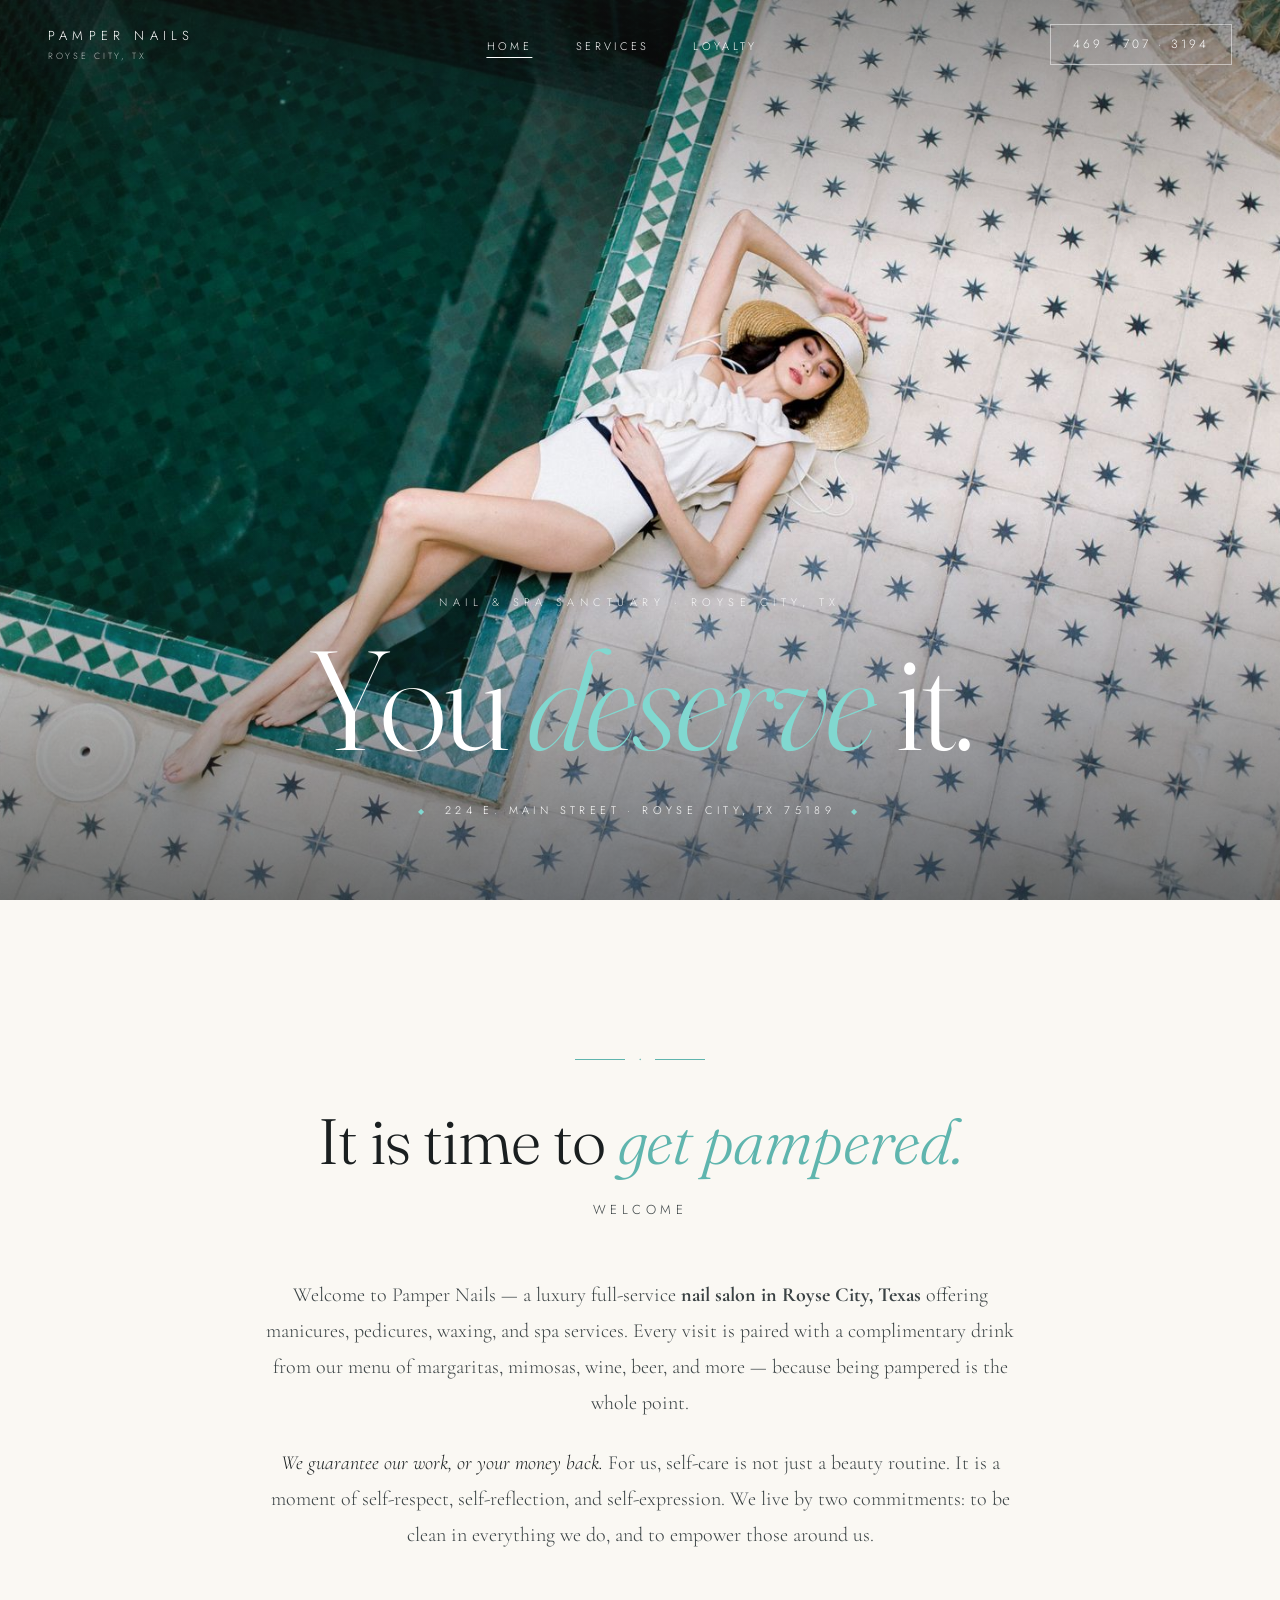
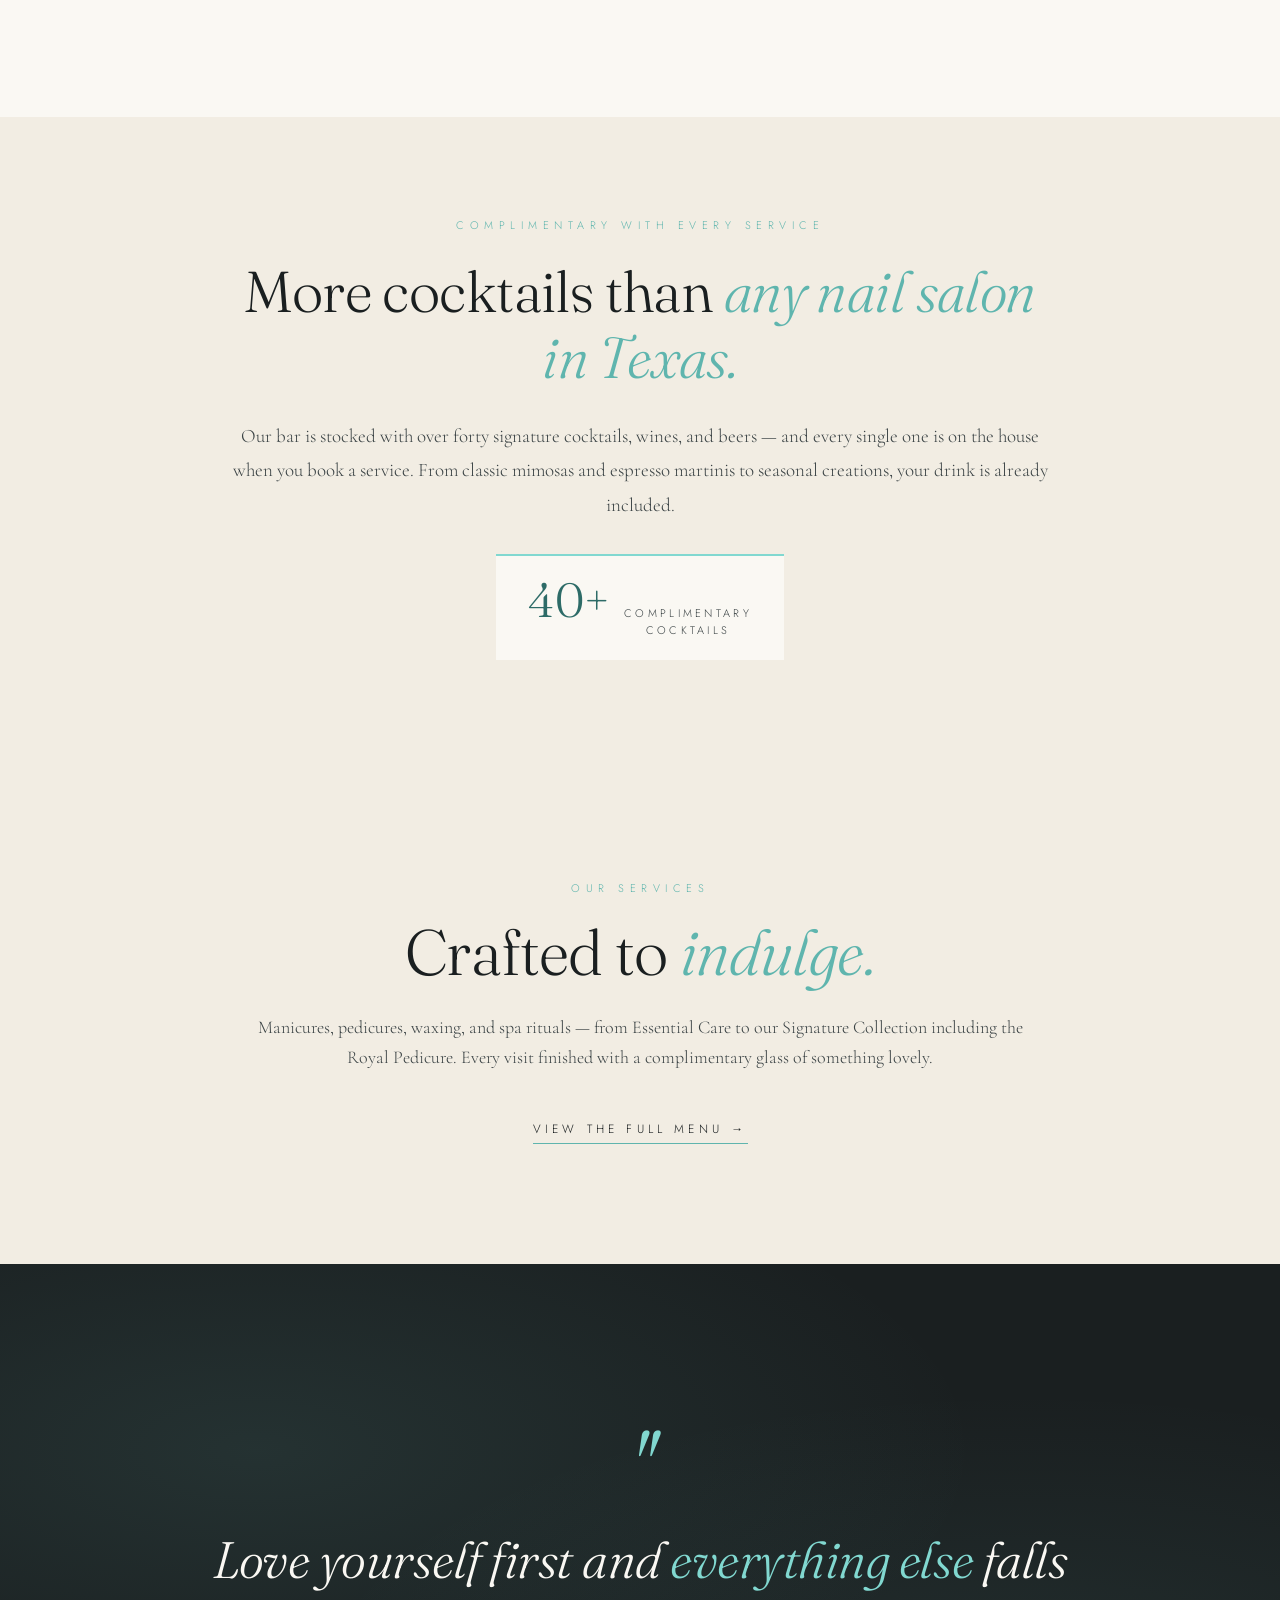
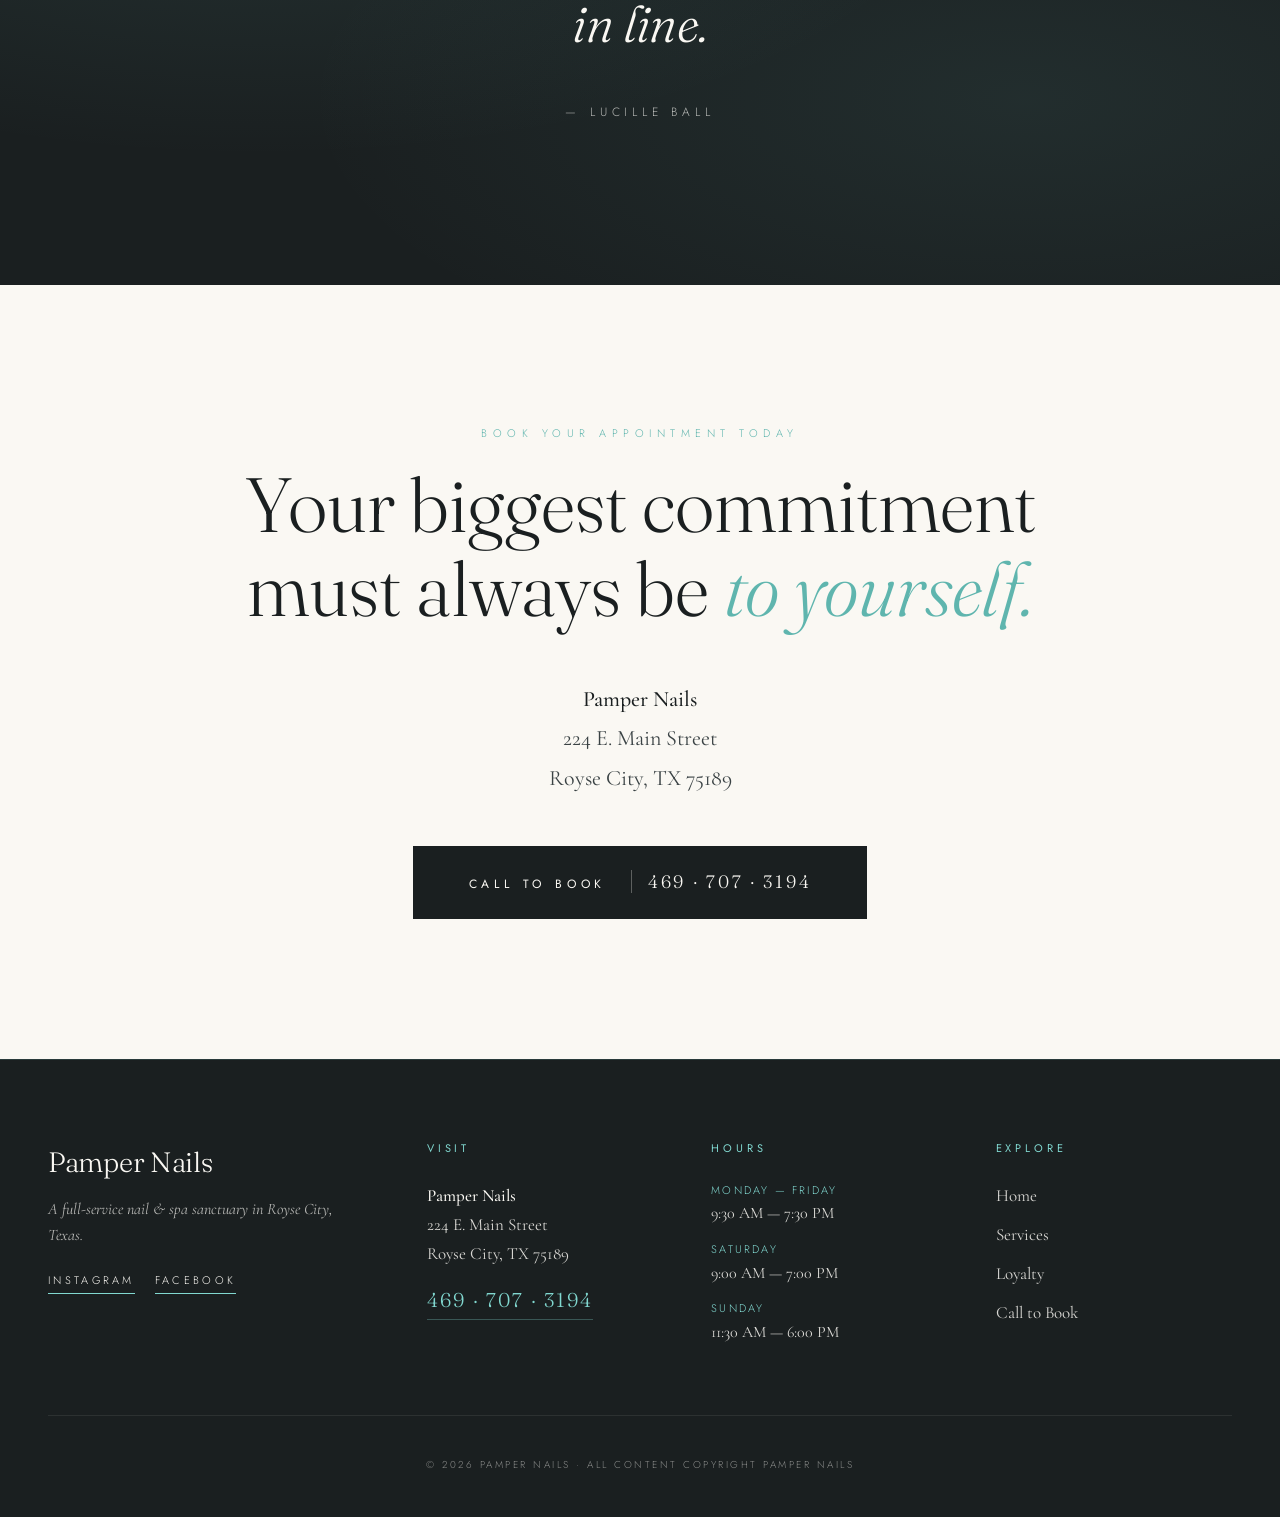
<file: index.html>
<!DOCTYPE html>
<html lang="en">
<head>
  <meta charset="UTF-8">
  <meta name="viewport" content="width=device-width, initial-scale=1.0">

  <!-- PRIMARY SEO -->
  <title>Pamper Nails — Nail Salon in Royse City, TX | Manicures, Pedicures, Spa &amp; Waxing</title>
  <meta name="description" content="Pamper Nails is a luxurious full-service nail salon in Royse City, TX offering manicures, pedicures, waxing, and spa services — paired with 40+ complimentary cocktails. Walk-ins welcome. Call 469-707-3194.">
  <meta name="keywords" content="nail salon Royse City, pedicure Royse City TX, manicure Royse City, nail salon near me, luxury nail salon Royse City, spa pedicure, nail salon with drinks, Royse City spa, nail salon Rockwall County, nail salon Fate TX, nail salon Rockwall, nail salon Heath, nail salon Wylie, nail salon Rowlett, nail salon Forney, nail salon Greenville TX, nail salon Caddo Mills, nail salon Hunt County, nail salon east Dallas, nail salon I-30, Pamper Nails, nail salon 75189">
  <link rel="canonical" href="https://www.pampernails.com/">

  <!-- OPEN GRAPH (Facebook, iMessage, Slack link previews) -->
  <meta property="og:type" content="website">
  <meta property="og:url" content="https://www.pampernails.com/">
  <meta property="og:title" content="Pamper Nails — Nail Salon in Royse City, TX">
  <meta property="og:description" content="A luxurious full-service nail salon in Royse City, TX. Manicures, pedicures, waxing, spa services — plus 40+ complimentary cocktails.">
  <meta property="og:image" content="https://www.pampernails.com/images/hero.jpg">
  <meta property="og:locale" content="en_US">

  <!-- TWITTER CARD -->
  <meta name="twitter:card" content="summary_large_image">
  <meta name="twitter:title" content="Pamper Nails — Royse City, TX">
  <meta name="twitter:description" content="Luxury nail salon with 40+ complimentary cocktails in Royse City, TX.">
  <meta name="twitter:image" content="https://www.pampernails.com/images/hero.jpg">

  <!-- STRUCTURED DATA — helps Google show your hours, rating, address, phone in search results -->
  <script type="application/ld+json">
  {
    "@context": "https://schema.org",
    "@type": "NailSalon",
    "name": "Pamper Nails",
    "image": "https://www.pampernails.com/images/hero.jpg",
    "url": "https://www.pampernails.com/",
    "telephone": "+1-469-707-3194",
    "priceRange": "$$",
    "description": "A luxurious full-service nail salon in Royse City, TX offering manicures, pedicures, waxing, and spa services, paired with 40+ complimentary cocktails.",
    "address": {
      "@type": "PostalAddress",
      "streetAddress": "224 E. Main Street",
      "addressLocality": "Royse City",
      "addressRegion": "TX",
      "postalCode": "75189",
      "addressCountry": "US"
    },
    "geo": {
      "@type": "GeoCoordinates",
      "latitude": "32.9754",
      "longitude": "-96.3322"
    },
    "openingHoursSpecification": [
      {
        "@type": "OpeningHoursSpecification",
        "dayOfWeek": ["Monday", "Tuesday", "Wednesday", "Thursday", "Friday"],
        "opens": "09:30",
        "closes": "19:30"
      },
      {
        "@type": "OpeningHoursSpecification",
        "dayOfWeek": "Saturday",
        "opens": "09:00",
        "closes": "19:00"
      },
      {
        "@type": "OpeningHoursSpecification",
        "dayOfWeek": "Sunday",
        "opens": "11:30",
        "closes": "18:00"
      }
    ],
    "sameAs": [
      "https://www.instagram.com/pampernailsrc/",
      "https://www.facebook.com/p/Pamper-Nails-100044947975938/"
    ],
    "areaServed": [
      { "@type": "City", "name": "Royse City" },
      { "@type": "City", "name": "Fate" },
      { "@type": "City", "name": "Rockwall" },
      { "@type": "City", "name": "Heath" },
      { "@type": "City", "name": "McLendon-Chisholm" },
      { "@type": "City", "name": "Caddo Mills" },
      { "@type": "City", "name": "Lavon" },
      { "@type": "City", "name": "Nevada" },
      { "@type": "City", "name": "Josephine" },
      { "@type": "City", "name": "Wylie" },
      { "@type": "City", "name": "Sachse" },
      { "@type": "City", "name": "Murphy" },
      { "@type": "City", "name": "Rowlett" },
      { "@type": "City", "name": "Garland" },
      { "@type": "City", "name": "Richardson" },
      { "@type": "City", "name": "Plano" },
      { "@type": "City", "name": "Mesquite" },
      { "@type": "City", "name": "Forney" },
      { "@type": "City", "name": "Terrell" },
      { "@type": "City", "name": "Quinlan" },
      { "@type": "City", "name": "West Tawakoni" },
      { "@type": "City", "name": "Farmersville" },
      { "@type": "City", "name": "Princeton" },
      { "@type": "City", "name": "Greenville" },
      { "@type": "AdministrativeArea", "name": "Rockwall County" },
      { "@type": "AdministrativeArea", "name": "Hunt County" },
      { "@type": "AdministrativeArea", "name": "East Dallas" },
      { "@type": "AdministrativeArea", "name": "I-30 Corridor" }
    ],
    "makesOffer": [
      { "@type": "Offer", "itemOffered": { "@type": "Service", "name": "Manicure" } },
      { "@type": "Offer", "itemOffered": { "@type": "Service", "name": "Pedicure" } },
      { "@type": "Offer", "itemOffered": { "@type": "Service", "name": "Gel Polish" } },
      { "@type": "Offer", "itemOffered": { "@type": "Service", "name": "Dip Powder" } },
      { "@type": "Offer", "itemOffered": { "@type": "Service", "name": "Acrylic Nails" } },
      { "@type": "Offer", "itemOffered": { "@type": "Service", "name": "Waxing" } },
      { "@type": "Offer", "itemOffered": { "@type": "Service", "name": "Spa Pedicure" } }
    ]
  }
  </script>

  <!-- FONTS -->
  <link rel="preconnect" href="https://fonts.googleapis.com">
  <link rel="preconnect" href="https://fonts.gstatic.com" crossorigin>
  <link href="https://fonts.googleapis.com/css2?family=Cormorant+Garamond:ital,wght@0,300;0,400;0,500;1,300;1,400&family=Fraunces:ital,opsz,wght@0,9..144,300;0,9..144,400;1,9..144,300&family=Jost:wght@300;400;500&display=swap" rel="stylesheet">
  <link rel="stylesheet" href="style.css">
</head>
<body>

<!-- Nav built automatically by shared.js -->
<div id="site-nav"></div>

<!-- HERO -->
<section class="hero">
  <div class="hero-image"></div>
  <div class="hero-overlay"></div>
  <div class="hero-content">
    <div class="hero-bottom">
      <div class="eyebrow">Nail &amp; Spa Sanctuary · Royse City, TX</div>
      <h1>You <em>deserve</em> it.</h1>
      <div class="address">224 E. Main Street &middot; Royse City, TX 75189</div>
    </div>
  </div>
</section>

<!-- WELCOME -->
<section class="intro">
  <div class="ornament">
    <div class="line"></div>
    <div class="diamond">◆</div>
    <div class="line"></div>
  </div>
  <h2>It is time to <em>get pampered.</em></h2>
  <div class="sub">Welcome</div>
  <p>Welcome to Pamper Nails — a luxury full-service <strong>nail salon in Royse City, Texas</strong> offering manicures, pedicures, waxing, and spa services. Every visit is paired with a complimentary drink from our menu of margaritas, mimosas, wine, beer, and more — because being pampered is the whole point.</p>
  <p><em>We guarantee our work, or your money back.</em> For us, self-care is not just a beauty routine. It is a moment of self-respect, self-reflection, and self-expression. We live by two commitments: to be clean in everything we do, and to empower those around us.</p>
</section>

<!-- COCKTAIL FEATURE -->
<section class="cocktails-feature">
  <div class="cocktails-feature-inner">
    <div class="kicker">Complimentary with every service</div>
    <h2>More cocktails than <em>any nail salon in Texas.</em></h2>
    <p>Our bar is stocked with over forty signature cocktails, wines, and beers — and every single one is on the house when you book a service. From classic mimosas and espresso martinis to seasonal creations, your drink is already included.</p>
    <div class="cocktail-stat">
      <span class="num">40+</span>
      <span class="label">Complimentary<br>Cocktails</span>
    </div>
  </div>
</section>

<!-- SERVICES TEASER -->
<section class="teaser">
  <div class="teaser-inner">
    <div class="kicker">Our Services</div>
    <h2>Crafted to <em>indulge.</em></h2>
    <p>Manicures, pedicures, waxing, and spa rituals — from Essential Care to our Signature Collection including the Royal Pedicure. Every visit finished with a complimentary glass of something lovely.</p>
    <a href="services.html" class="link">View the full menu →</a>
  </div>
</section>

<!-- PHILOSOPHY -->
<section class="quote" id="philosophy">
  <div class="quote-inner">
    <div class="mark">"</div>
    <blockquote>Love yourself first and <em>everything else</em> falls in line.</blockquote>
    <cite>Lucille Ball</cite>
  </div>
</section>

<!-- Visit/CTA block built automatically by shared.js -->
<div id="site-visit"></div>

<!-- Footer built automatically by shared.js -->
<div id="site-footer"></div>

<script src="shared.js"></script>
</body>
</html>
</file>
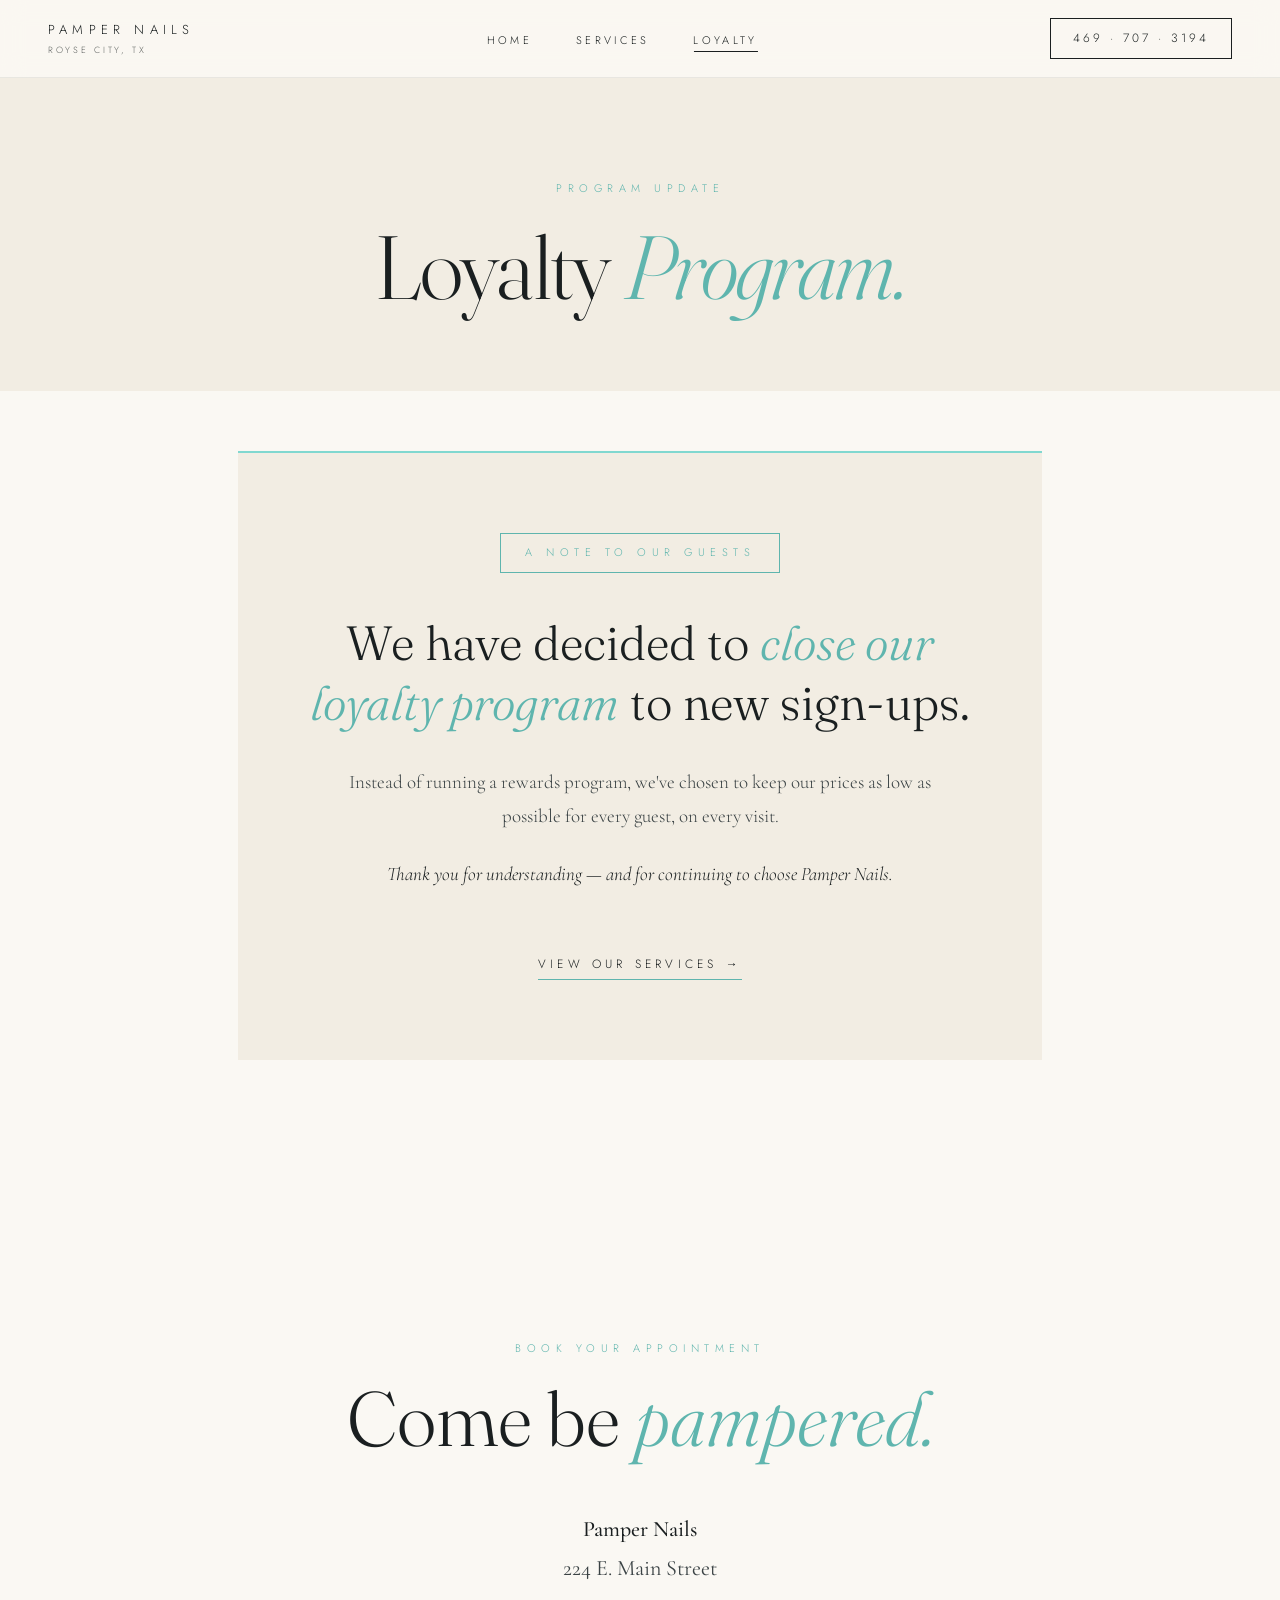
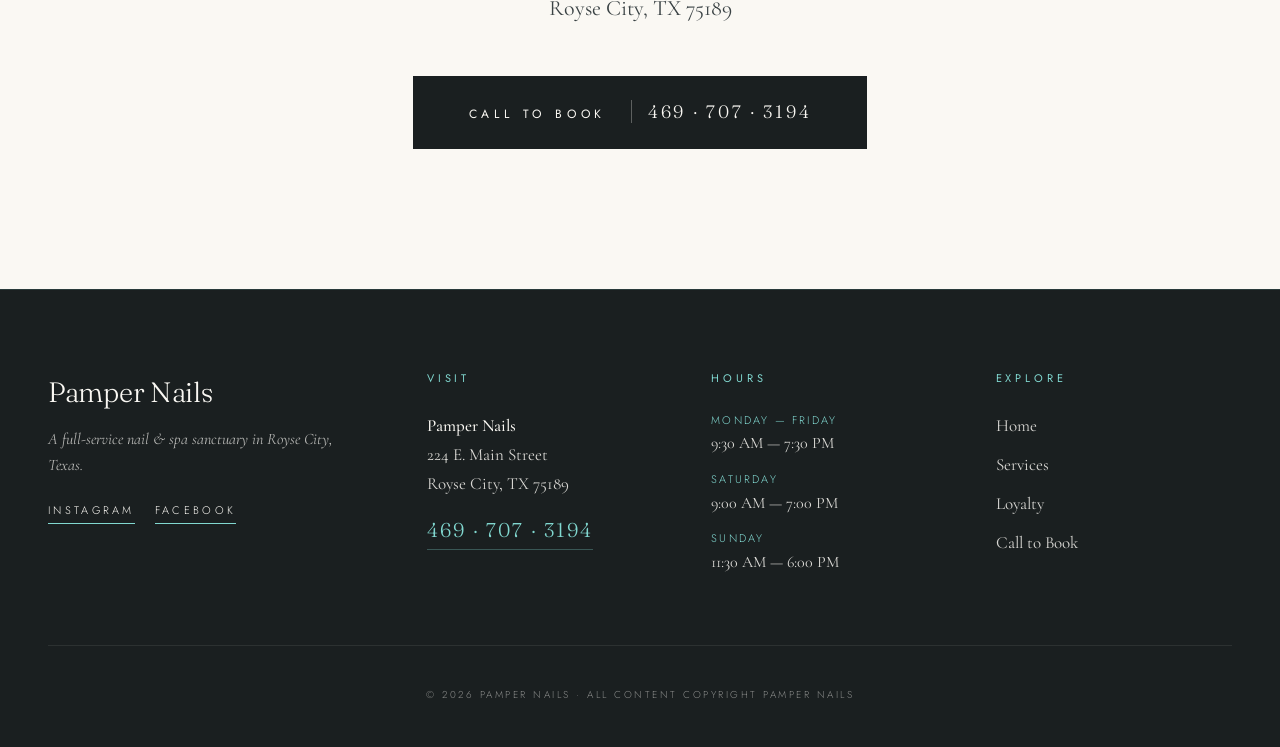
<file: loyalty.html>
<!DOCTYPE html>
<html lang="en">
<head>
  <meta charset="UTF-8">
  <meta name="viewport" content="width=device-width, initial-scale=1.0">

  <title>Loyalty Program — Pamper Nails | Royse City, TX Nail Salon</title>
  <meta name="description" content="An update on the Pamper Nails loyalty program. We've chosen to keep our prices low for every guest, on every visit.">
  <link rel="canonical" href="https://www.pampernails.com/loyalty.html">

  <meta property="og:type" content="website">
  <meta property="og:url" content="https://www.pampernails.com/loyalty.html">
  <meta property="og:title" content="Loyalty Program — Pamper Nails">
  <meta property="og:description" content="An update on our loyalty program.">

  <link rel="preconnect" href="https://fonts.googleapis.com">
  <link rel="preconnect" href="https://fonts.gstatic.com" crossorigin>
  <link href="https://fonts.googleapis.com/css2?family=Cormorant+Garamond:ital,wght@0,300;0,400;0,500;1,300;1,400&family=Fraunces:ital,opsz,wght@0,9..144,300;0,9..144,400;1,9..144,300&family=Jost:wght@300;400;500&display=swap" rel="stylesheet">
  <link rel="stylesheet" href="style.css">
</head>
<body>

<!-- Nav built automatically by shared.js -->
<div id="site-nav" data-style="solid"></div>

<!-- PAGE HEADER -->
<header class="page-header">
  <div class="kicker">Program Update</div>
  <h1>Loyalty <em>Program.</em></h1>
</header>

<!-- NOTICE -->
<section class="loyalty-notice">
  <div class="notice-card">
    <div class="stamp">A Note to Our Guests</div>
    <h2>We have decided to <em>close our loyalty program</em> to new sign-ups.</h2>
    <p>Instead of running a rewards program, we've chosen to keep our prices as low as possible for every guest, on every visit.</p>
    <p><em>Thank you for understanding — and for continuing to choose Pamper Nails.</em></p>
    <a href="services.html" class="back-link">View our services →</a>
  </div>
</section>

<!-- Visit block - customized headline via data attributes -->
<div id="site-visit"
     data-kicker="Book Your Appointment"
     data-headline="Come be <em>pampered.</em>"></div>

<!-- Footer built automatically by shared.js -->
<div id="site-footer"></div>

<script src="shared.js"></script>
</body>
</html>
</file>
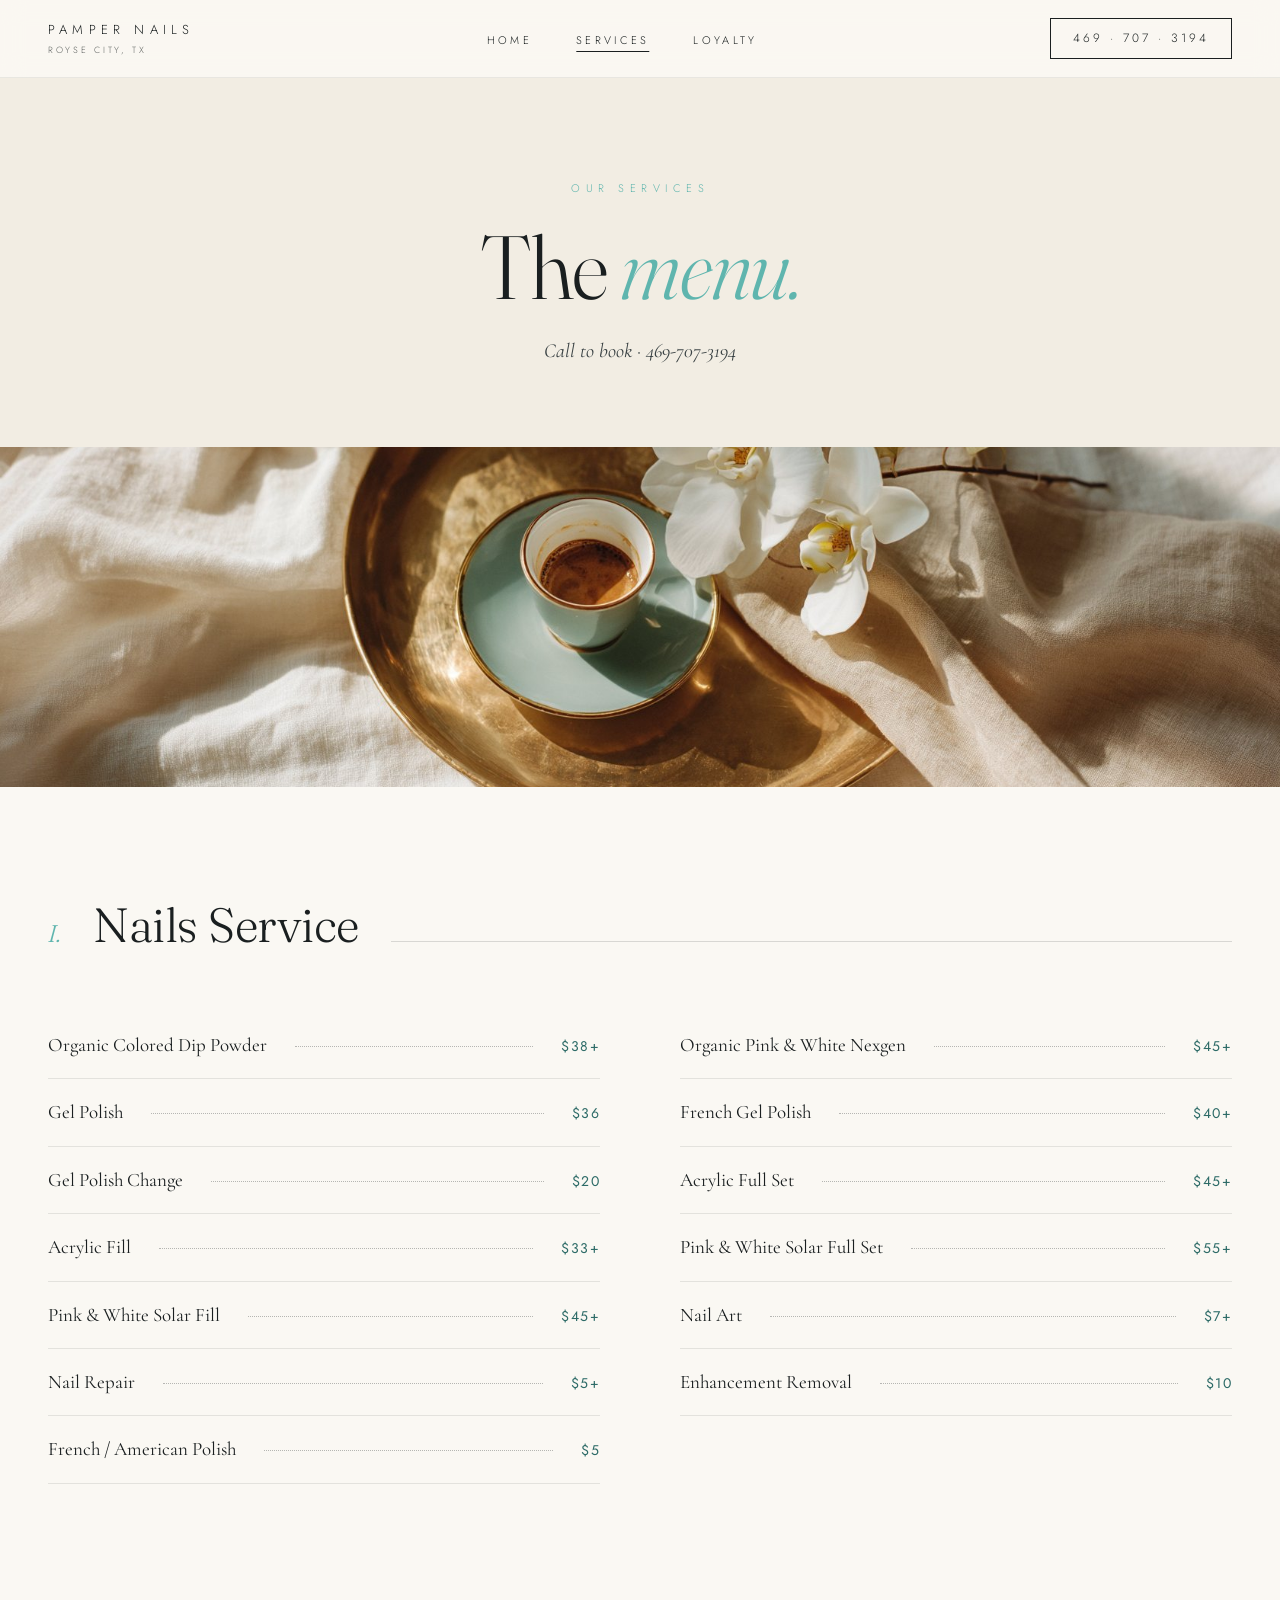
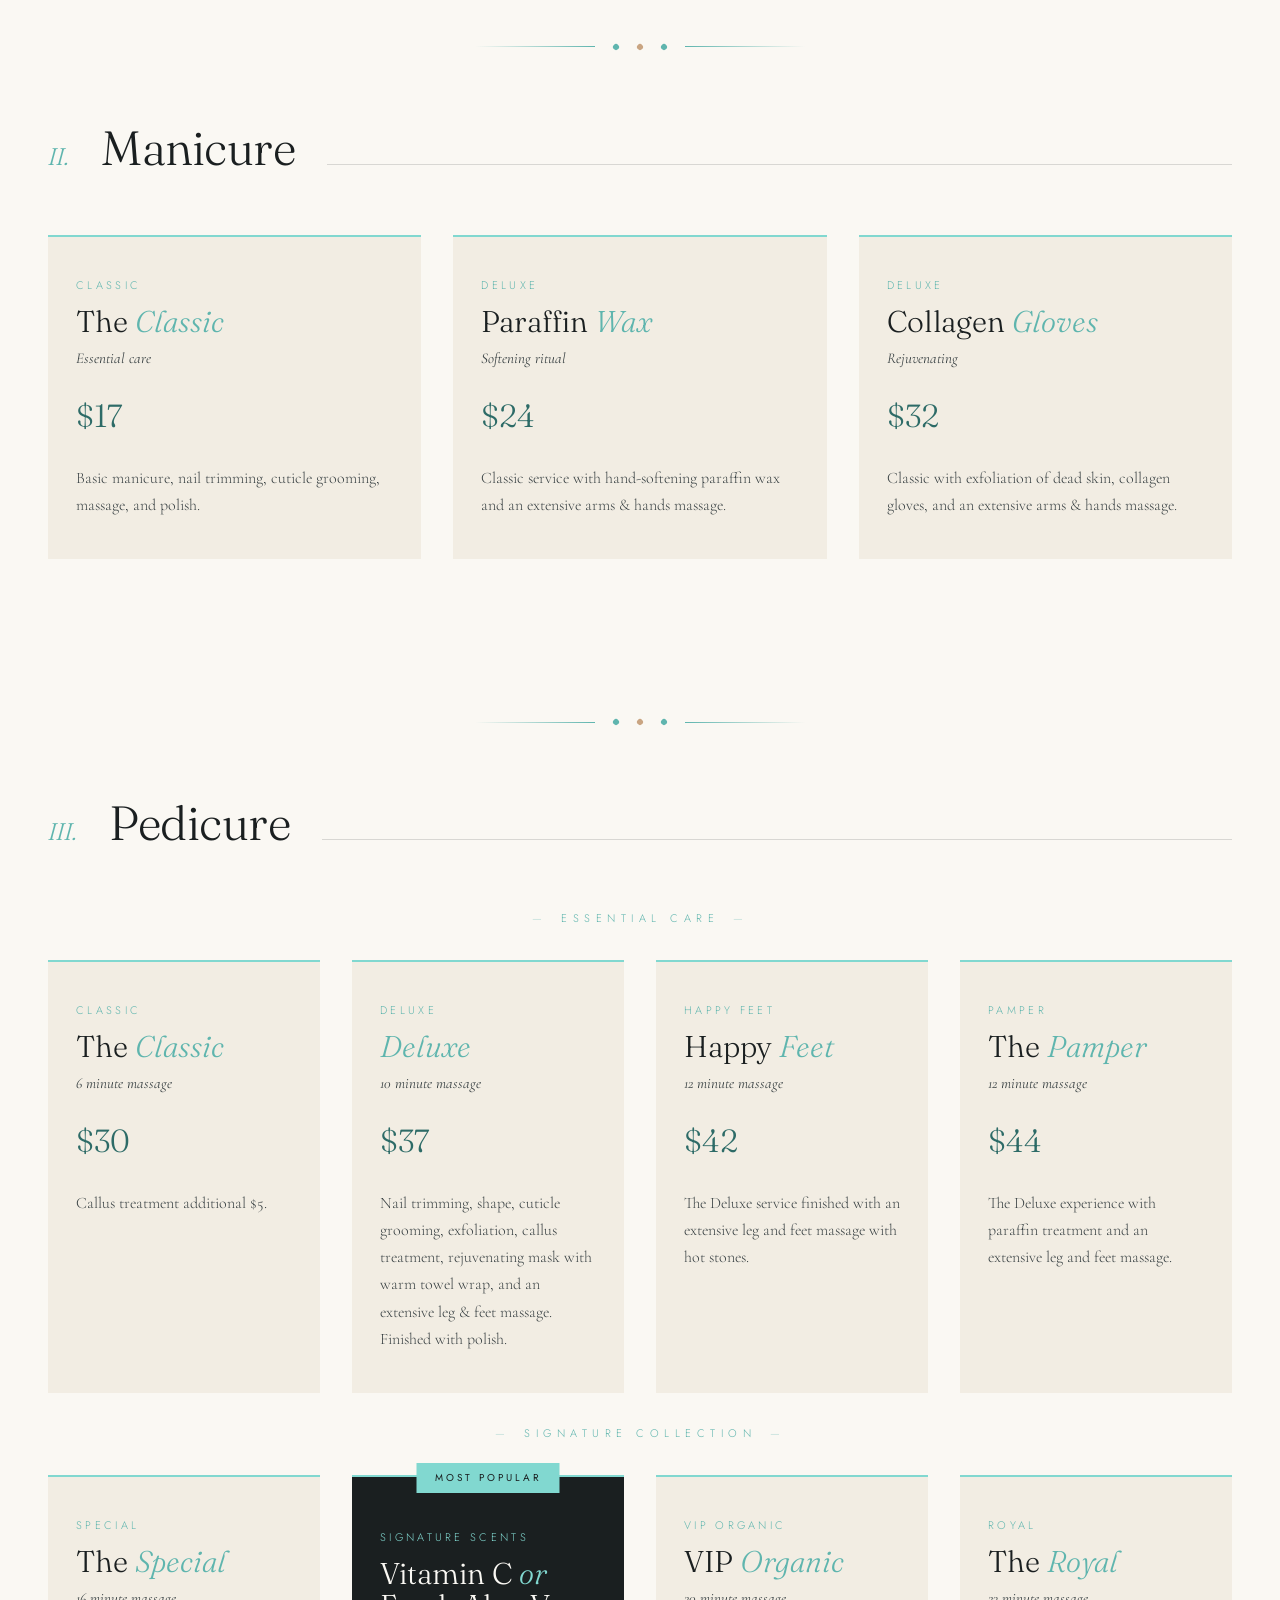
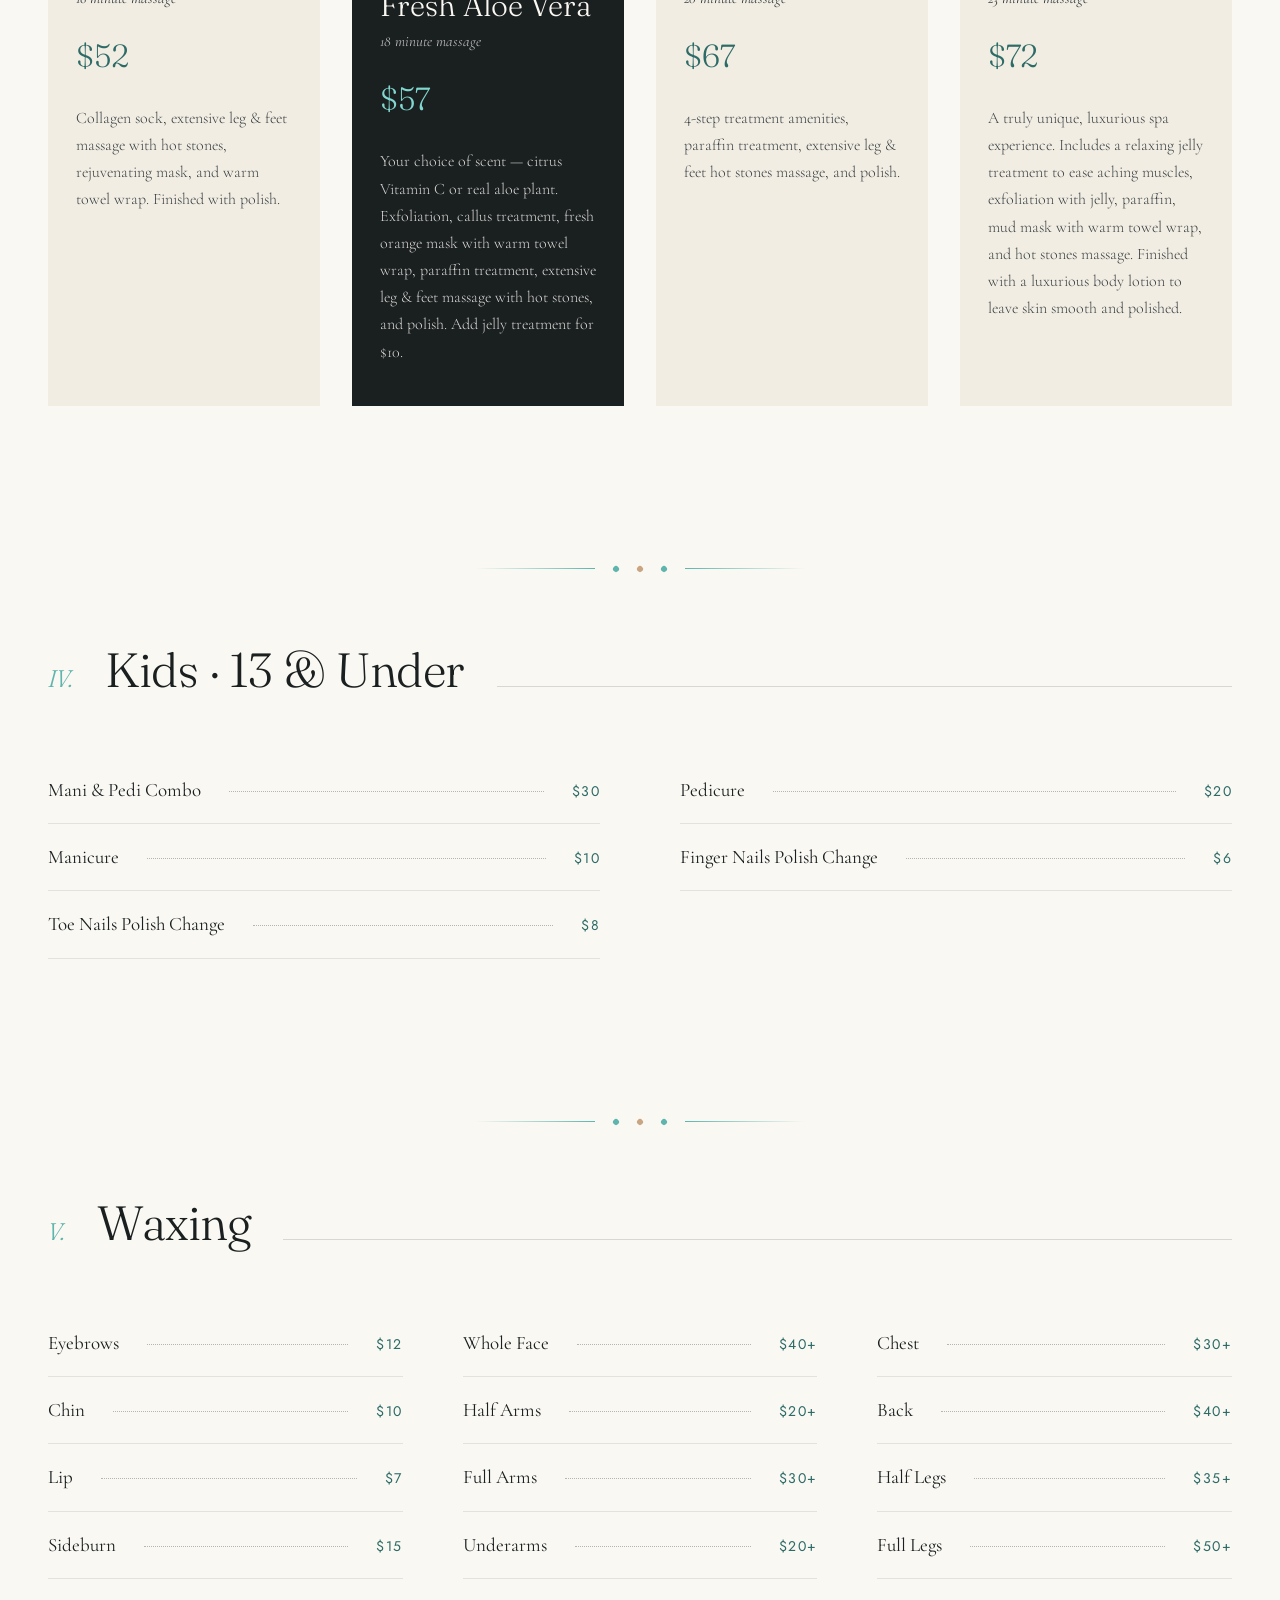
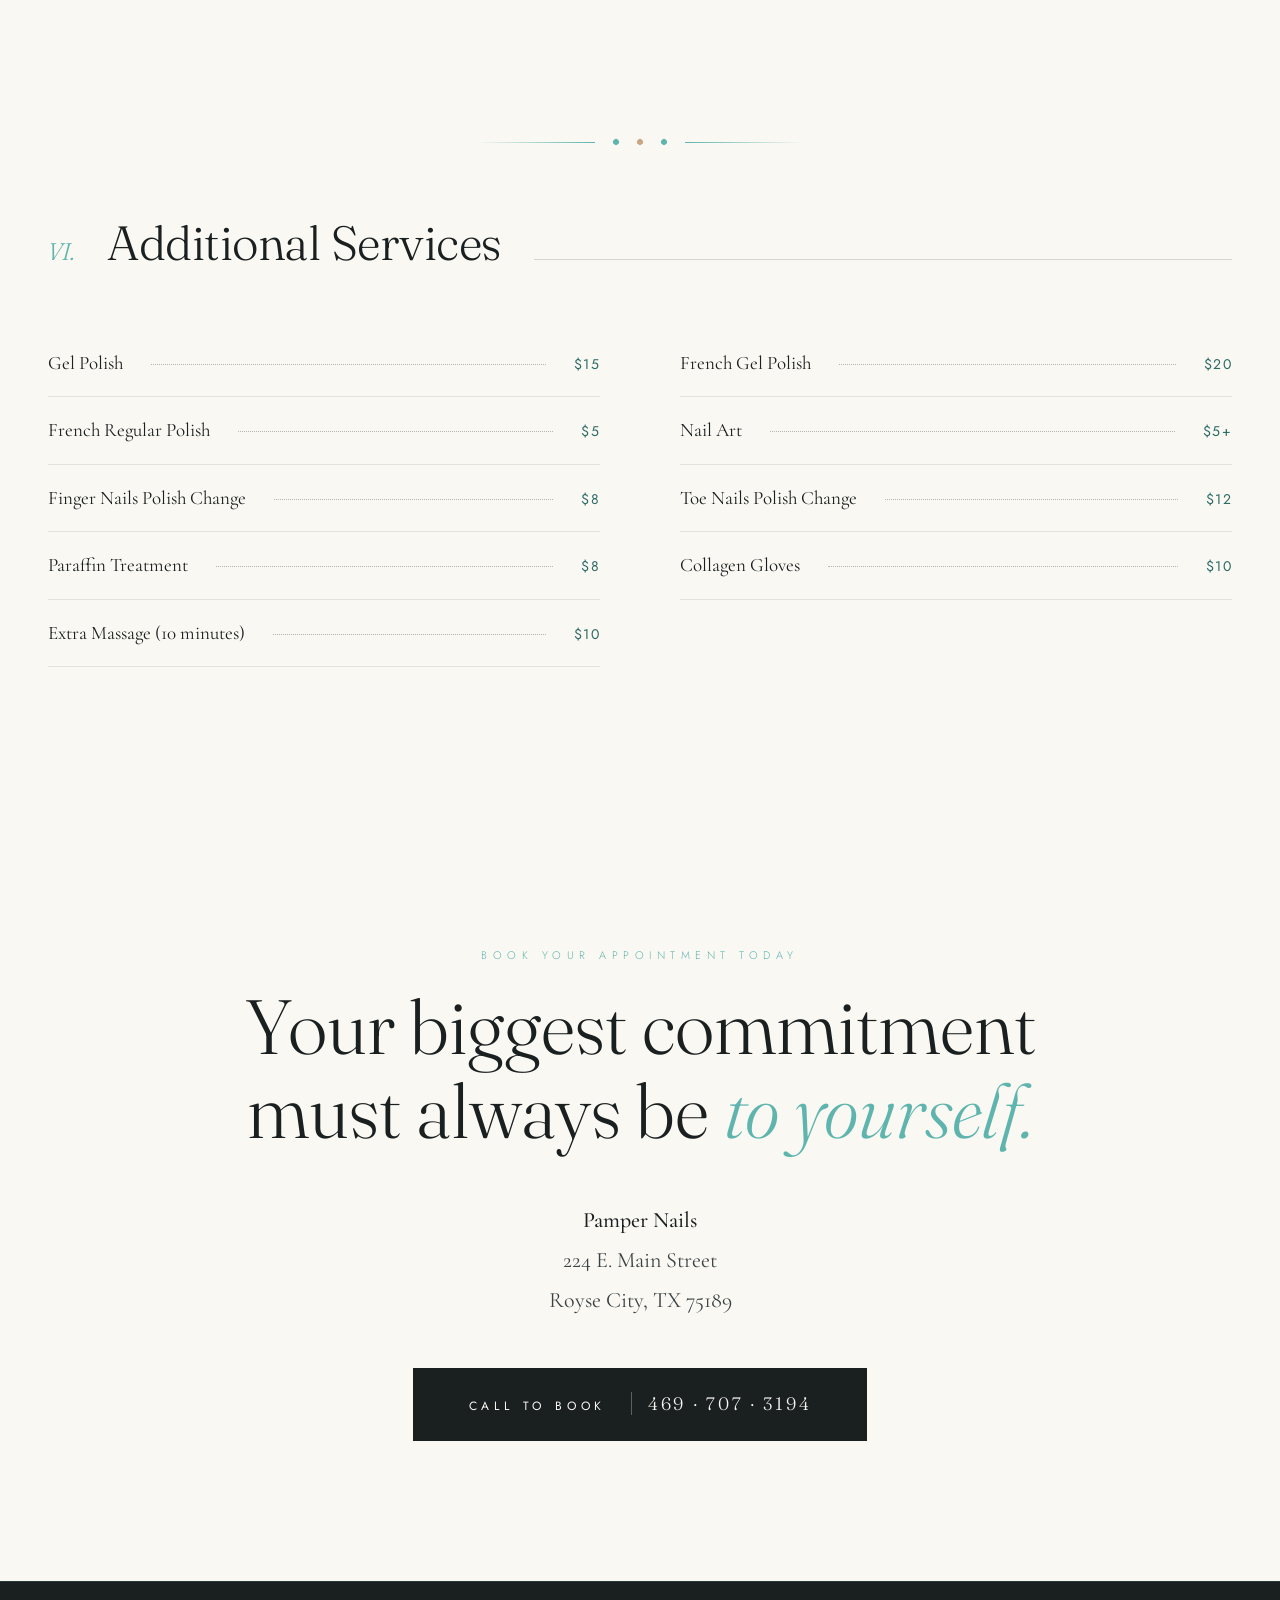
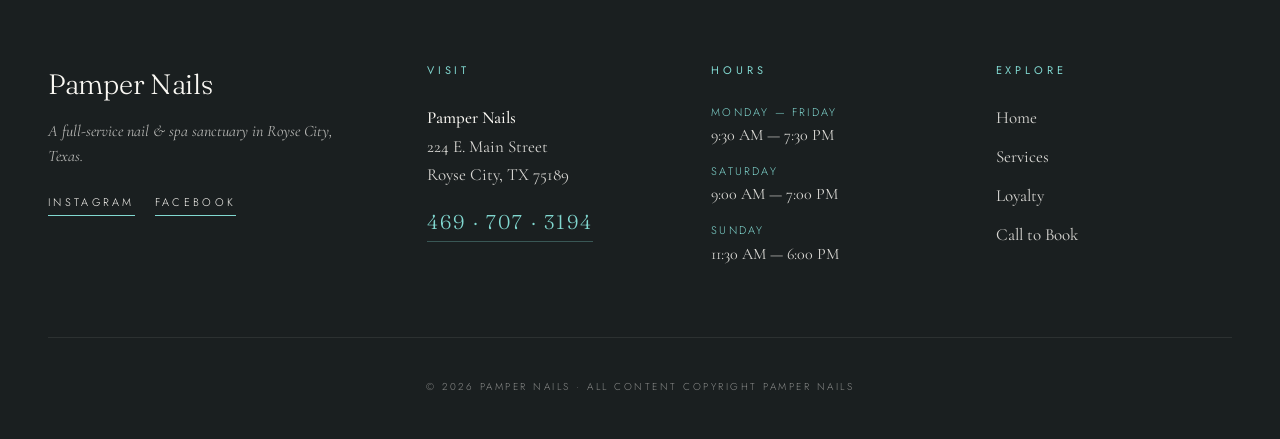
<file: services.html>
<!DOCTYPE html>
<html lang="en">
<head>
  <meta charset="UTF-8">
  <meta name="viewport" content="width=device-width, initial-scale=1.0">

  <!-- PRIMARY SEO -->
  <title>Services &amp; Prices — Pamper Nails | Manicures, Pedicures, Waxing in Royse City, TX</title>
  <meta name="description" content="Full price menu at Pamper Nails in Royse City, TX. Manicures from $17, pedicures from $30, gel polish, dip powder, acrylic, waxing, and signature spa services. Call 469-707-3194.">
  <meta name="keywords" content="nail salon prices Royse City, pedicure prices, manicure prices, gel polish, dip powder, acrylic nails, Royse City nail services, spa pedicure prices, waxing services Royse City">
  <link rel="canonical" href="https://www.pampernails.com/services.html">

  <!-- OPEN GRAPH -->
  <meta property="og:type" content="website">
  <meta property="og:url" content="https://www.pampernails.com/services.html">
  <meta property="og:title" content="Services &amp; Prices — Pamper Nails">
  <meta property="og:description" content="Full price menu — manicures, pedicures, waxing, and signature spa services in Royse City, TX.">
  <meta property="og:image" content="https://www.pampernails.com/images/services-banner.jpg">

  <!-- STRUCTURED DATA — service catalog for rich search results -->
  <script type="application/ld+json">
  {
    "@context": "https://schema.org",
    "@type": "NailSalon",
    "name": "Pamper Nails",
    "url": "https://www.pampernails.com/",
    "telephone": "+1-469-707-3194",
    "address": {
      "@type": "PostalAddress",
      "streetAddress": "224 E. Main Street",
      "addressLocality": "Royse City",
      "addressRegion": "TX",
      "postalCode": "75189",
      "addressCountry": "US"
    },
    "hasOfferCatalog": {
      "@type": "OfferCatalog",
      "name": "Pamper Nails Service Menu",
      "itemListElement": [
        { "@type": "Offer", "name": "Classic Manicure", "price": "17", "priceCurrency": "USD" },
        { "@type": "Offer", "name": "Classic Pedicure", "price": "30", "priceCurrency": "USD" },
        { "@type": "Offer", "name": "Deluxe Pedicure", "price": "37", "priceCurrency": "USD" },
        { "@type": "Offer", "name": "Happy Feet Pedicure", "price": "42", "priceCurrency": "USD" },
        { "@type": "Offer", "name": "Pamper Pedicure", "price": "44", "priceCurrency": "USD" },
        { "@type": "Offer", "name": "Special Pedicure", "price": "52", "priceCurrency": "USD" },
        { "@type": "Offer", "name": "Vitamin C / Fresh Aloe Vera Pedicure", "price": "57", "priceCurrency": "USD" },
        { "@type": "Offer", "name": "VIP Organic Pedicure", "price": "67", "priceCurrency": "USD" },
        { "@type": "Offer", "name": "Royal Pedicure", "price": "72", "priceCurrency": "USD" },
        { "@type": "Offer", "name": "Gel Polish", "price": "36", "priceCurrency": "USD" },
        { "@type": "Offer", "name": "Acrylic Full Set", "price": "45", "priceCurrency": "USD" },
        { "@type": "Offer", "name": "Dip Powder", "price": "38", "priceCurrency": "USD" }
      ]
    }
  }
  </script>

  <link rel="preconnect" href="https://fonts.googleapis.com">
  <link rel="preconnect" href="https://fonts.gstatic.com" crossorigin>
  <link href="https://fonts.googleapis.com/css2?family=Cormorant+Garamond:ital,wght@0,300;0,400;0,500;1,300;1,400&family=Fraunces:ital,opsz,wght@0,9..144,300;0,9..144,400;1,9..144,300&family=Jost:wght@300;400;500&display=swap" rel="stylesheet">
  <link rel="stylesheet" href="style.css">
</head>
<body>

<!-- Nav built automatically by shared.js (solid style = opaque from top) -->
<div id="site-nav" data-style="solid"></div>

<!-- PAGE HEADER -->
<header class="page-header">
  <div class="kicker">Our Services</div>
  <h1>The <em>menu.</em></h1>
  <div class="sub">Call to book · 469-707-3194</div>
</header>

<!-- BANNER IMAGE -->
<div class="services-banner" role="img" aria-label="Espresso cup on a gold tray with white orchids"></div>

<!-- SERVICES -->
<section class="services">

  <!-- NAILS -->
  <div class="service-section">
    <div class="section-title">
      <div class="num">I.</div>
      <h3>Nails Service</h3>
      <div class="line"></div>
    </div>
    <div class="service-list">
      <div class="service-item"><span class="name">Organic Colored Dip Powder</span><span class="dots"></span><span class="price">$38+</span></div>
      <div class="service-item"><span class="name">Organic Pink &amp; White Nexgen</span><span class="dots"></span><span class="price">$45+</span></div>
      <div class="service-item"><span class="name">Gel Polish</span><span class="dots"></span><span class="price">$36</span></div>
      <div class="service-item"><span class="name">French Gel Polish</span><span class="dots"></span><span class="price">$40+</span></div>
      <div class="service-item"><span class="name">Gel Polish Change</span><span class="dots"></span><span class="price">$20</span></div>
      <div class="service-item"><span class="name">Acrylic Full Set</span><span class="dots"></span><span class="price">$45+</span></div>
      <div class="service-item"><span class="name">Acrylic Fill</span><span class="dots"></span><span class="price">$33+</span></div>
      <div class="service-item"><span class="name">Pink &amp; White Solar Full Set</span><span class="dots"></span><span class="price">$55+</span></div>
      <div class="service-item"><span class="name">Pink &amp; White Solar Fill</span><span class="dots"></span><span class="price">$45+</span></div>
      <div class="service-item"><span class="name">Nail Art</span><span class="dots"></span><span class="price">$7+</span></div>
      <div class="service-item"><span class="name">Nail Repair</span><span class="dots"></span><span class="price">$5+</span></div>
      <div class="service-item"><span class="name">Enhancement Removal</span><span class="dots"></span><span class="price">$10</span></div>
      <div class="service-item"><span class="name">French / American Polish</span><span class="dots"></span><span class="price">$5</span></div>
    </div>
  </div>

  <!-- MANICURE -->
  <div class="section-ornament">
    <div class="line"></div>
    <span class="dot tiffany"></span>
    <span class="dot gold"></span>
    <span class="dot tiffany"></span>
    <div class="line right"></div>
  </div>
  <div class="service-section">
    <div class="section-title">
      <div class="num">II.</div>
      <h3>Manicure</h3>
      <div class="line"></div>
    </div>
    <div class="tier-grid">
      <div class="tier">
        <div class="tier-name">Classic</div>
        <h4>The <em>Classic</em></h4>
        <div class="duration">Essential care</div>
        <div class="price-big">$17</div>
        <p>Basic manicure, nail trimming, cuticle grooming, massage, and polish.</p>
      </div>
      <div class="tier">
        <div class="tier-name">Deluxe</div>
        <h4>Paraffin <em>Wax</em></h4>
        <div class="duration">Softening ritual</div>
        <div class="price-big">$24</div>
        <p>Classic service with hand-softening paraffin wax and an extensive arms &amp; hands massage.</p>
      </div>
      <div class="tier">
        <div class="tier-name">Deluxe</div>
        <h4>Collagen <em>Gloves</em></h4>
        <div class="duration">Rejuvenating</div>
        <div class="price-big">$32</div>
        <p>Classic with exfoliation of dead skin, collagen gloves, and an extensive arms &amp; hands massage.</p>
      </div>
    </div>
  </div>

  <!-- PEDICURE -->
  <div class="section-ornament">
    <div class="line"></div>
    <span class="dot tiffany"></span>
    <span class="dot gold"></span>
    <span class="dot tiffany"></span>
    <div class="line right"></div>
  </div>
  <div class="service-section">
    <div class="section-title">
      <div class="num">III.</div>
      <h3>Pedicure</h3>
      <div class="line"></div>
    </div>

    <!-- Classic tier row -->
    <div class="subsection-label">Essential Care</div>
    <div class="tier-grid four-col">
      <div class="tier">
        <div class="tier-name">Classic</div>
        <h4>The <em>Classic</em></h4>
        <div class="duration">6 minute massage</div>
        <div class="price-big">$30</div>
        <p>Callus treatment additional $5.</p>
      </div>
      <div class="tier">
        <div class="tier-name">Deluxe</div>
        <h4><em>Deluxe</em></h4>
        <div class="duration">10 minute massage</div>
        <div class="price-big">$37</div>
        <p>Nail trimming, shape, cuticle grooming, exfoliation, callus treatment, rejuvenating mask with warm towel wrap, and an extensive leg &amp; feet massage. Finished with polish.</p>
      </div>
      <div class="tier">
        <div class="tier-name">Happy Feet</div>
        <h4>Happy <em>Feet</em></h4>
        <div class="duration">12 minute massage</div>
        <div class="price-big">$42</div>
        <p>The Deluxe service finished with an extensive leg and feet massage with hot stones.</p>
      </div>
      <div class="tier">
        <div class="tier-name">Pamper</div>
        <h4>The <em>Pamper</em></h4>
        <div class="duration">12 minute massage</div>
        <div class="price-big">$44</div>
        <p>The Deluxe experience with paraffin treatment and an extensive leg and feet massage.</p>
      </div>
    </div>

    <!-- Premium tier row -->
    <div class="subsection-label">Signature Collection</div>
    <div class="tier-grid four-col">
      <div class="tier">
        <div class="tier-name">Special</div>
        <h4>The <em>Special</em></h4>
        <div class="duration">16 minute massage</div>
        <div class="price-big">$52</div>
        <p>Collagen sock, extensive leg &amp; feet massage with hot stones, rejuvenating mask, and warm towel wrap. Finished with polish.</p>
      </div>
      <div class="tier most-popular">
        <div class="tier-name">Signature Scents</div>
        <h4>Vitamin C <em>or</em> Fresh Aloe Vera</h4>
        <div class="duration">18 minute massage</div>
        <div class="price-big">$57</div>
        <p>Your choice of scent — citrus Vitamin C or real aloe plant. Exfoliation, callus treatment, fresh orange mask with warm towel wrap, paraffin treatment, extensive leg &amp; feet massage with hot stones, and polish. Add jelly treatment for $10.</p>
      </div>
      <div class="tier">
        <div class="tier-name">VIP Organic</div>
        <h4>VIP <em>Organic</em></h4>
        <div class="duration">20 minute massage</div>
        <div class="price-big">$67</div>
        <p>4-step treatment amenities, paraffin treatment, extensive leg &amp; feet hot stones massage, and polish.</p>
      </div>
      <div class="tier">
        <div class="tier-name">Royal</div>
        <h4>The <em>Royal</em></h4>
        <div class="duration">23 minute massage</div>
        <div class="price-big">$72</div>
        <p>A truly unique, luxurious spa experience. Includes a relaxing jelly treatment to ease aching muscles, exfoliation with jelly, paraffin, mud mask with warm towel wrap, and hot stones massage. Finished with a luxurious body lotion to leave skin smooth and polished.</p>
      </div>
    </div>
  </div>

  <!-- KIDS -->
  <div class="section-ornament">
    <div class="line"></div>
    <span class="dot tiffany"></span>
    <span class="dot gold"></span>
    <span class="dot tiffany"></span>
    <div class="line right"></div>
  </div>
  <div class="service-section">
    <div class="section-title">
      <div class="num">IV.</div>
      <h3>Kids · 13 &amp; Under</h3>
      <div class="line"></div>
    </div>
    <div class="service-list">
      <div class="service-item"><span class="name">Mani &amp; Pedi Combo</span><span class="dots"></span><span class="price">$30</span></div>
      <div class="service-item"><span class="name">Pedicure</span><span class="dots"></span><span class="price">$20</span></div>
      <div class="service-item"><span class="name">Manicure</span><span class="dots"></span><span class="price">$10</span></div>
      <div class="service-item"><span class="name">Finger Nails Polish Change</span><span class="dots"></span><span class="price">$6</span></div>
      <div class="service-item"><span class="name">Toe Nails Polish Change</span><span class="dots"></span><span class="price">$8</span></div>
    </div>
  </div>

  <!-- WAXING -->
  <div class="section-ornament">
    <div class="line"></div>
    <span class="dot tiffany"></span>
    <span class="dot gold"></span>
    <span class="dot tiffany"></span>
    <div class="line right"></div>
  </div>
  <div class="service-section">
    <div class="section-title">
      <div class="num">V.</div>
      <h3>Waxing</h3>
      <div class="line"></div>
    </div>
    <div class="wax-grid">
      <div>
        <div class="service-item"><span class="name">Eyebrows</span><span class="dots"></span><span class="price">$12</span></div>
        <div class="service-item"><span class="name">Chin</span><span class="dots"></span><span class="price">$10</span></div>
        <div class="service-item"><span class="name">Lip</span><span class="dots"></span><span class="price">$7</span></div>
        <div class="service-item"><span class="name">Sideburn</span><span class="dots"></span><span class="price">$15</span></div>
      </div>
      <div>
        <div class="service-item"><span class="name">Whole Face</span><span class="dots"></span><span class="price">$40+</span></div>
        <div class="service-item"><span class="name">Half Arms</span><span class="dots"></span><span class="price">$20+</span></div>
        <div class="service-item"><span class="name">Full Arms</span><span class="dots"></span><span class="price">$30+</span></div>
        <div class="service-item"><span class="name">Underarms</span><span class="dots"></span><span class="price">$20+</span></div>
      </div>
      <div>
        <div class="service-item"><span class="name">Chest</span><span class="dots"></span><span class="price">$30+</span></div>
        <div class="service-item"><span class="name">Back</span><span class="dots"></span><span class="price">$40+</span></div>
        <div class="service-item"><span class="name">Half Legs</span><span class="dots"></span><span class="price">$35+</span></div>
        <div class="service-item"><span class="name">Full Legs</span><span class="dots"></span><span class="price">$50+</span></div>
      </div>
    </div>
  </div>

  <!-- ADDITIONAL -->
  <div class="section-ornament">
    <div class="line"></div>
    <span class="dot tiffany"></span>
    <span class="dot gold"></span>
    <span class="dot tiffany"></span>
    <div class="line right"></div>
  </div>
  <div class="service-section">
    <div class="section-title">
      <div class="num">VI.</div>
      <h3>Additional Services</h3>
      <div class="line"></div>
    </div>
    <div class="service-list">
      <div class="service-item"><span class="name">Gel Polish</span><span class="dots"></span><span class="price">$15</span></div>
      <div class="service-item"><span class="name">French Gel Polish</span><span class="dots"></span><span class="price">$20</span></div>
      <div class="service-item"><span class="name">French Regular Polish</span><span class="dots"></span><span class="price">$5</span></div>
      <div class="service-item"><span class="name">Nail Art</span><span class="dots"></span><span class="price">$5+</span></div>
      <div class="service-item"><span class="name">Finger Nails Polish Change</span><span class="dots"></span><span class="price">$8</span></div>
      <div class="service-item"><span class="name">Toe Nails Polish Change</span><span class="dots"></span><span class="price">$12</span></div>
      <div class="service-item"><span class="name">Paraffin Treatment</span><span class="dots"></span><span class="price">$8</span></div>
      <div class="service-item"><span class="name">Collagen Gloves</span><span class="dots"></span><span class="price">$10</span></div>
      <div class="service-item"><span class="name">Extra Massage (10 minutes)</span><span class="dots"></span><span class="price">$10</span></div>
    </div>
  </div>
</section>

<!-- Visit/CTA block built automatically by shared.js -->
<div id="site-visit"></div>

<!-- Footer built automatically by shared.js -->
<div id="site-footer"></div>

<script src="shared.js"></script>
</body>
</html>
</file>
<file: style.css>
/* ========================================
   PAMPER NAILS — SHARED STYLESHEET
   ======================================== */

* { margin: 0; padding: 0; box-sizing: border-box; }
html { scroll-behavior: smooth; }

:root {
  --ink: #1a1f20;
  --ink-soft: #3a4244;
  --cream: #faf8f3;
  --cream-deep: #f2ede3;
  --tiffany: #81D8D0;
  --tiffany-deep: #5fb5ae;
  --tiffany-dark: #2d6b67;
  --pool: #1a4542;
}

body {
  font-family: 'Cormorant Garamond', serif;
  background: var(--cream);
  color: var(--ink);
  font-size: 18px;
  line-height: 1.6;
}

/* ========== NAV ========== */
nav.site-nav {
  position: fixed;
  top: 0; left: 0; right: 0;
  z-index: 50;
  padding: 24px 48px;
  display: flex;
  justify-content: space-between;
  align-items: center;
  background: rgba(250,248,243,0);
  transition: background 0.4s, padding 0.4s, border-color 0.4s;
  border-bottom: 1px solid transparent;
}
nav.site-nav.scrolled,
nav.site-nav.solid {
  background: rgba(250,248,243,0.95);
  backdrop-filter: blur(12px);
  padding: 18px 48px;
  border-bottom: 1px solid rgba(26,31,32,0.08);
}
nav.site-nav .logo {
  font-family: 'Jost', sans-serif;
  font-weight: 300;
  font-size: 13px;
  letter-spacing: 0.4em;
  text-transform: uppercase;
  color: white;
  text-decoration: none;
  transition: color 0.4s;
}
nav.site-nav.scrolled .logo,
nav.site-nav.solid .logo { color: var(--ink); }
nav.site-nav .logo span {
  display: block;
  font-size: 9px;
  letter-spacing: 0.3em;
  opacity: 0.7;
  margin-top: 3px;
}
nav.site-nav ul {
  list-style: none;
  display: flex;
  gap: 44px;
}
nav.site-nav ul a {
  font-family: 'Jost', sans-serif;
  font-weight: 300;
  font-size: 11px;
  letter-spacing: 0.3em;
  text-transform: uppercase;
  color: white;
  text-decoration: none;
  transition: color 0.3s;
  position: relative;
  padding: 4px 0;
}
nav.site-nav.scrolled ul a,
nav.site-nav.solid ul a { color: var(--ink); }
nav.site-nav ul a::after {
  content: "";
  position: absolute;
  bottom: 0; left: 50%;
  transform: translateX(-50%);
  width: 0;
  height: 1px;
  background: currentColor;
  transition: width 0.3s;
}
nav.site-nav ul a:hover::after,
nav.site-nav ul a.active::after { width: 100%; }
nav.site-nav .phone {
  font-family: 'Jost', sans-serif;
  font-weight: 300;
  font-size: 12px;
  letter-spacing: 0.25em;
  color: white;
  text-decoration: none;
  padding: 10px 22px;
  border: 1px solid rgba(255,255,255,0.5);
  transition: all 0.3s;
}
nav.site-nav.scrolled .phone,
nav.site-nav.solid .phone {
  color: var(--ink);
  border-color: var(--ink);
}
nav.site-nav .phone:hover { background: white; color: var(--ink); }
nav.site-nav.scrolled .phone:hover,
nav.site-nav.solid .phone:hover { background: var(--ink); color: var(--cream); }

/* ========== HERO (HOME) ========== */
.hero {
  height: 100vh;
  min-height: 720px;
  position: relative;
  overflow: hidden;
  background: var(--pool);
}
.hero-image {
  position: absolute;
  inset: 0;
  background-image: url('images/hero.jpg');
  background-size: cover;
  background-position: center;
}
.hero-overlay {
  position: absolute;
  inset: 0;
  background:
    linear-gradient(180deg, rgba(26,31,32,0.4) 0%, transparent 30%, transparent 55%, rgba(26,31,32,0.6) 100%);
  pointer-events: none;
}
.hero-content {
  position: absolute;
  inset: 0;
  display: flex;
  flex-direction: column;
  justify-content: flex-end;
  padding: 100px 48px 80px;
  z-index: 3;
}
.hero-bottom { text-align: center; }
.hero-bottom .eyebrow {
  font-family: 'Jost', sans-serif;
  font-weight: 300;
  font-size: 11px;
  letter-spacing: 0.5em;
  text-transform: uppercase;
  color: rgba(255,255,255,0.85);
  margin-bottom: 24px;
}
.hero-bottom h1 {
  font-family: 'Fraunces', serif;
  font-weight: 300;
  font-size: clamp(56px, 11vw, 160px);
  line-height: 0.9;
  color: white;
  letter-spacing: -0.02em;
}
.hero-bottom h1 em {
  font-style: italic;
  color: var(--tiffany);
  font-weight: 300;
}
.hero-bottom .address {
  font-family: 'Jost', sans-serif;
  font-weight: 300;
  font-size: 11px;
  letter-spacing: 0.4em;
  text-transform: uppercase;
  color: white;
  margin-top: 40px;
}
.hero-bottom .address::before,
.hero-bottom .address::after {
  content: "◆";
  display: inline-block;
  margin: 0 16px;
  color: var(--tiffany);
  font-size: 8px;
  vertical-align: middle;
}

/* ========== PAGE HEADER (inner pages) ========== */
.page-header {
  padding: 180px 48px 80px;
  text-align: center;
  background: var(--cream-deep);
  position: relative;
}
.page-header .kicker {
  font-family: 'Jost', sans-serif;
  font-weight: 300;
  font-size: 11px;
  letter-spacing: 0.5em;
  text-transform: uppercase;
  color: var(--tiffany-deep);
  margin-bottom: 24px;
}
.page-header h1 {
  font-family: 'Fraunces', serif;
  font-weight: 300;
  font-size: clamp(48px, 7vw, 96px);
  line-height: 1;
  letter-spacing: -0.02em;
}
.page-header h1 em {
  font-style: italic;
  color: var(--tiffany-deep);
}
.page-header .sub {
  font-family: 'Cormorant Garamond', serif;
  font-style: italic;
  font-size: 20px;
  color: var(--ink-soft);
  margin-top: 24px;
}

/* ========== SERVICES BANNER ========== */
.services-banner {
  width: 100%;
  height: 340px;
  background-image: url('images/services-banner.jpg');
  background-size: cover;
  background-position: center;
  background-color: var(--cream-deep);
}

/* ========== INTRO / WELCOME ========== */
.intro {
  padding: 140px 48px;
  max-width: 1100px;
  margin: 0 auto;
  text-align: center;
}
.intro .ornament {
  display: inline-flex;
  align-items: center;
  gap: 14px;
  margin-bottom: 40px;
}
.intro .ornament .line {
  width: 50px;
  height: 1px;
  background: var(--tiffany-deep);
}
.intro .ornament .diamond {
  color: var(--tiffany-deep);
  font-size: 8px;
}
.intro h2 {
  font-family: 'Fraunces', serif;
  font-weight: 300;
  font-size: clamp(40px, 5vw, 72px);
  line-height: 1.1;
  letter-spacing: -0.01em;
  margin-bottom: 24px;
}
.intro h2 em {
  font-style: italic;
  color: var(--tiffany-deep);
}
.intro .sub {
  font-family: 'Jost', sans-serif;
  font-weight: 300;
  font-size: 13px;
  letter-spacing: 0.35em;
  text-transform: uppercase;
  color: var(--ink-soft);
  margin-bottom: 56px;
}
.intro p {
  font-size: 20px;
  line-height: 1.8;
  color: var(--ink-soft);
  max-width: 760px;
  margin: 0 auto 24px;
  font-weight: 300;
}
.intro p em {
  color: var(--ink);
  font-style: italic;
}

/* ========== SERVICES TEASER (home page) ========== */
.teaser {
  padding: 120px 48px;
  background: var(--cream-deep);
  text-align: center;
}
.teaser-inner {
  max-width: 800px;
  margin: 0 auto;
}
.teaser .kicker {
  font-family: 'Jost', sans-serif;
  font-weight: 300;
  font-size: 11px;
  letter-spacing: 0.5em;
  text-transform: uppercase;
  color: var(--tiffany-deep);
  margin-bottom: 20px;
}
.teaser h2 {
  font-family: 'Fraunces', serif;
  font-weight: 300;
  font-size: clamp(40px, 5vw, 64px);
  line-height: 1.1;
  letter-spacing: -0.01em;
  margin-bottom: 24px;
}
.teaser h2 em {
  font-style: italic;
  color: var(--tiffany-deep);
}
.teaser p {
  font-size: 18px;
  line-height: 1.7;
  color: var(--ink-soft);
  margin-bottom: 40px;
  font-weight: 300;
}
.teaser .link {
  display: inline-block;
  font-family: 'Jost', sans-serif;
  font-weight: 300;
  font-size: 12px;
  letter-spacing: 0.35em;
  text-transform: uppercase;
  color: var(--ink);
  text-decoration: none;
  border-bottom: 1px solid var(--tiffany-deep);
  padding-bottom: 4px;
  transition: color 0.3s;
}
.teaser .link:hover { color: var(--tiffany-deep); }

/* ========== SERVICES ========== */
.services {
  background: var(--cream);
  padding: 100px 48px 140px;
}
.services-header {
  text-align: center;
  max-width: 900px;
  margin: 0 auto 100px;
}
.services-header .call {
  font-family: 'Jost', sans-serif;
  font-weight: 300;
  font-size: 12px;
  letter-spacing: 0.35em;
  text-transform: uppercase;
  color: var(--ink-soft);
}
.services-header .call a {
  color: var(--ink);
  text-decoration: none;
  border-bottom: 1px solid var(--tiffany-deep);
  padding-bottom: 3px;
  margin-left: 8px;
  transition: color 0.3s;
}
.services-header .call a:hover { color: var(--tiffany-deep); }

.service-section {
  max-width: 1200px;
  margin: 0 auto 100px;
}
.service-section:last-child { margin-bottom: 0; }

.section-title {
  display: flex;
  align-items: baseline;
  gap: 32px;
  margin-bottom: 48px;
}
.section-title .num {
  font-family: 'Fraunces', serif;
  font-style: italic;
  font-weight: 300;
  font-size: 24px;
  color: var(--tiffany-deep);
}
.section-title h3 {
  font-family: 'Fraunces', serif;
  font-weight: 300;
  font-size: 48px;
  letter-spacing: -0.01em;
}
.section-title .line {
  flex: 1;
  height: 1px;
  background: rgba(26,31,32,0.15);
}

.service-list {
  display: grid;
  grid-template-columns: 1fr 1fr;
  gap: 0 80px;
}
.service-item {
  display: flex;
  justify-content: space-between;
  align-items: baseline;
  padding: 18px 0;
  border-bottom: 1px solid rgba(26,31,32,0.1);
  gap: 16px;
}
.service-item .name {
  font-family: 'Cormorant Garamond', serif;
  font-size: 19px;
  color: var(--ink);
  font-weight: 400;
}
.service-item .dots {
  flex: 1;
  border-bottom: 1px dotted rgba(26,31,32,0.3);
  margin: 0 12px;
  transform: translateY(-4px);
}
.service-item .price {
  font-family: 'Jost', sans-serif;
  font-weight: 400;
  font-size: 14px;
  letter-spacing: 0.1em;
  color: var(--tiffany-dark);
  white-space: nowrap;
}

/* Tier cards */
.tier-grid {
  display: grid;
  grid-template-columns: repeat(3, 1fr);
  gap: 32px;
  margin-bottom: 32px;
}
.tier-grid:last-child { margin-bottom: 0; }
.tier-grid.four-col { grid-template-columns: repeat(4, 1fr); }
.tier {
  background: var(--cream-deep);
  padding: 40px 28px;
  border-top: 2px solid var(--tiffany);
  position: relative;
  transition: transform 0.4s ease, box-shadow 0.4s ease;
  display: flex;
  flex-direction: column;
}
.tier:hover {
  transform: translateY(-6px);
  box-shadow: 0 30px 60px -30px rgba(26,31,32,0.15);
}
.tier.featured,
.tier.most-popular {
  background: var(--ink);
  color: var(--cream);
  border-top-color: var(--tiffany);
}
.tier.most-popular {
  padding-top: 52px;
}
.tier.most-popular::before {
  content: "Most Popular";
  position: absolute;
  top: -14px;
  left: 50%;
  transform: translateX(-50%);
  background: var(--tiffany);
  color: var(--ink);
  font-family: 'Jost', sans-serif;
  font-weight: 400;
  font-size: 10px;
  letter-spacing: 0.3em;
  text-transform: uppercase;
  padding: 7px 18px;
  white-space: nowrap;
}
.tier .tier-name {
  font-family: 'Jost', sans-serif;
  font-weight: 300;
  font-size: 11px;
  letter-spacing: 0.3em;
  text-transform: uppercase;
  color: var(--tiffany-deep);
  margin-bottom: 12px;
}
.tier.featured .tier-name,
.tier.most-popular .tier-name { color: var(--tiffany); }
.tier h4 {
  font-family: 'Fraunces', serif;
  font-weight: 300;
  font-size: 30px;
  line-height: 1.05;
  margin-bottom: 8px;
}
.tier h4 em {
  font-style: italic;
  color: var(--tiffany-deep);
}
.tier.featured h4 em,
.tier.most-popular h4 em { color: var(--tiffany); }
.tier .duration {
  font-family: 'Cormorant Garamond', serif;
  font-style: italic;
  font-size: 15px;
  color: var(--ink-soft);
  margin-bottom: 20px;
}
.tier.featured .duration,
.tier.most-popular .duration { color: rgba(250,248,243,0.7); }
.tier .price-big {
  font-family: 'Fraunces', serif;
  font-weight: 300;
  font-size: 32px;
  color: var(--tiffany-dark);
  margin-bottom: 24px;
}
.tier.featured .price-big,
.tier.most-popular .price-big { color: var(--tiffany); }
.tier p {
  font-size: 16px;
  line-height: 1.7;
  color: var(--ink-soft);
  font-weight: 300;
  flex: 1;
}
.tier.featured p,
.tier.most-popular p { color: rgba(250,248,243,0.85); }

/* Waxing grid */
.wax-grid {
  display: grid;
  grid-template-columns: repeat(3, 1fr);
  gap: 0 60px;
}

/* ========== PHILOSOPHY QUOTE ========== */
.quote {
  padding: 160px 48px;
  background: var(--ink);
  color: var(--cream);
  text-align: center;
  position: relative;
  overflow: hidden;
}
.quote::before {
  content: "";
  position: absolute;
  inset: 0;
  background:
    radial-gradient(ellipse at 20% 30%, rgba(129,216,208,0.1), transparent 50%),
    radial-gradient(ellipse at 80% 70%, rgba(129,216,208,0.08), transparent 50%);
}
.quote-inner {
  position: relative;
  max-width: 900px;
  margin: 0 auto;
}
.quote .mark {
  font-family: 'Fraunces', serif;
  font-style: italic;
  font-size: 80px;
  color: var(--tiffany);
  line-height: 1;
  margin-bottom: 24px;
}
.quote blockquote {
  font-family: 'Fraunces', serif;
  font-weight: 300;
  font-style: italic;
  font-size: clamp(32px, 4vw, 56px);
  line-height: 1.25;
  letter-spacing: -0.01em;
  margin-bottom: 40px;
}
.quote blockquote em {
  color: var(--tiffany);
  font-style: italic;
}
.quote cite {
  font-family: 'Jost', sans-serif;
  font-weight: 300;
  font-size: 12px;
  letter-spacing: 0.4em;
  text-transform: uppercase;
  color: rgba(250,248,243,0.7);
  font-style: normal;
}
.quote cite::before { content: "— "; }

/* ========== VISIT / CTA ========== */
.visit {
  padding: 140px 48px;
  background: var(--cream);
  text-align: center;
}
.visit-inner {
  max-width: 800px;
  margin: 0 auto;
}
.visit .kicker {
  font-family: 'Jost', sans-serif;
  font-weight: 300;
  font-size: 11px;
  letter-spacing: 0.5em;
  text-transform: uppercase;
  color: var(--tiffany-deep);
  margin-bottom: 20px;
}
.visit h2 {
  font-family: 'Fraunces', serif;
  font-weight: 300;
  font-size: clamp(44px, 6vw, 80px);
  line-height: 1.1;
  margin-bottom: 48px;
}
.visit h2 em {
  font-style: italic;
  color: var(--tiffany-deep);
}
.visit .address-block {
  font-family: 'Cormorant Garamond', serif;
  font-size: 22px;
  line-height: 1.8;
  margin-bottom: 48px;
  color: var(--ink-soft);
}
.visit .address-block strong {
  color: var(--ink);
  font-weight: 500;
}
.visit .call-btn {
  display: inline-block;
  padding: 22px 56px;
  background: var(--ink);
  color: var(--cream);
  text-decoration: none;
  font-family: 'Jost', sans-serif;
  font-weight: 400;
  font-size: 12px;
  letter-spacing: 0.4em;
  text-transform: uppercase;
  transition: all 0.3s;
}
.visit .call-btn:hover { background: var(--tiffany-dark); }
.visit .call-btn .num {
  font-family: 'Fraunces', serif;
  font-weight: 300;
  font-size: 18px;
  letter-spacing: 0.15em;
  margin-left: 16px;
  padding-left: 16px;
  border-left: 1px solid rgba(250,248,243,0.3);
}

/* ========== LOYALTY ========== */
.loyalty-notice {
  padding: 60px 48px 140px;
  max-width: 900px;
  margin: 0 auto;
  text-align: center;
}
.loyalty-notice .notice-card {
  background: var(--cream-deep);
  padding: 80px 48px;
  border-top: 2px solid var(--tiffany);
}
.loyalty-notice .notice-card .stamp {
  display: inline-block;
  font-family: 'Jost', sans-serif;
  font-weight: 300;
  font-size: 11px;
  letter-spacing: 0.5em;
  text-transform: uppercase;
  color: var(--tiffany-deep);
  padding: 10px 24px;
  border: 1px solid var(--tiffany-deep);
  margin-bottom: 40px;
}
.loyalty-notice h2 {
  font-family: 'Fraunces', serif;
  font-weight: 300;
  font-size: clamp(32px, 4vw, 48px);
  line-height: 1.25;
  margin-bottom: 32px;
}
.loyalty-notice h2 em {
  font-style: italic;
  color: var(--tiffany-deep);
}
.loyalty-notice p {
  font-size: 19px;
  line-height: 1.8;
  color: var(--ink-soft);
  max-width: 640px;
  margin: 0 auto 24px;
  font-weight: 300;
}
.loyalty-notice p em {
  color: var(--ink);
  font-style: italic;
}
.loyalty-notice .back-link {
  display: inline-block;
  margin-top: 40px;
  font-family: 'Jost', sans-serif;
  font-weight: 300;
  font-size: 12px;
  letter-spacing: 0.35em;
  text-transform: uppercase;
  color: var(--ink);
  text-decoration: none;
  border-bottom: 1px solid var(--tiffany-deep);
  padding-bottom: 4px;
}

/* ========== ORNAMENT DIVIDER (between service sections) ========== */
.section-ornament {
  display: flex;
  align-items: center;
  justify-content: center;
  gap: 18px;
  padding: 60px 0;
  max-width: 1200px;
  margin: 0 auto;
}
.section-ornament .line {
  flex: 1;
  max-width: 120px;
  height: 1px;
  background: linear-gradient(90deg, transparent, var(--tiffany-deep));
}
.section-ornament .line.right {
  background: linear-gradient(90deg, var(--tiffany-deep), transparent);
}
.section-ornament .dot {
  width: 6px;
  height: 6px;
  border-radius: 50%;
  transform: rotate(45deg);
  display: inline-block;
}
.section-ornament .dot.tiffany { background: var(--tiffany-deep); }
.section-ornament .dot.gold { background: #c9a582; }
.section-ornament .dot.ink { background: var(--ink); }
.section-ornament .diamond {
  color: var(--tiffany-deep);
  font-size: 10px;
  letter-spacing: 0.3em;
}

/* ========== SUBSECTION LABEL (inside a service section) ========== */
.subsection-label {
  text-align: center;
  margin: 20px 0 32px;
  font-family: 'Jost', sans-serif;
  font-weight: 300;
  font-size: 11px;
  letter-spacing: 0.5em;
  text-transform: uppercase;
  color: var(--tiffany-deep);
}
.subsection-label::before,
.subsection-label::after {
  content: "—";
  display: inline-block;
  margin: 0 14px;
  color: var(--tiffany-deep);
  opacity: 0.5;
}

/* ========== COCKTAIL FEATURE CALLOUT ========== */
.cocktails-feature {
  padding: 100px 48px;
  background: var(--cream-deep);
  text-align: center;
}
.cocktails-feature-inner {
  max-width: 820px;
  margin: 0 auto;
}
.cocktails-feature .kicker {
  font-family: 'Jost', sans-serif;
  font-weight: 300;
  font-size: 11px;
  letter-spacing: 0.5em;
  text-transform: uppercase;
  color: var(--tiffany-deep);
  margin-bottom: 24px;
}
.cocktails-feature h2 {
  font-family: 'Fraunces', serif;
  font-weight: 300;
  font-size: clamp(36px, 4.5vw, 60px);
  line-height: 1.15;
  letter-spacing: -0.01em;
  margin-bottom: 28px;
}
.cocktails-feature h2 em {
  font-style: italic;
  color: var(--tiffany-deep);
}
.cocktails-feature p {
  font-size: 19px;
  line-height: 1.8;
  color: var(--ink-soft);
  font-weight: 300;
  margin-bottom: 32px;
}
.cocktails-feature .cocktail-stat {
  display: inline-flex;
  align-items: baseline;
  gap: 14px;
  padding: 20px 32px;
  background: var(--cream);
  border-top: 2px solid var(--tiffany);
}
.cocktails-feature .cocktail-stat .num {
  font-family: 'Fraunces', serif;
  font-weight: 300;
  font-size: 48px;
  color: var(--tiffany-dark);
  line-height: 1;
}
.cocktails-feature .cocktail-stat .label {
  font-family: 'Jost', sans-serif;
  font-weight: 300;
  font-size: 11px;
  letter-spacing: 0.3em;
  text-transform: uppercase;
  color: var(--ink-soft);
}

/* ========== FOOTER (new 4-column layout) ========== */
footer {
  padding: 80px 48px 40px;
  background: var(--ink);
  color: var(--cream);
  border-top: 1px solid rgba(129,216,208,0.15);
}
.footer-grid {
  max-width: 1200px;
  margin: 0 auto;
  display: grid;
  grid-template-columns: 1.4fr 1fr 1fr 1fr;
  gap: 48px;
  padding-bottom: 56px;
  border-bottom: 1px solid rgba(250,248,243,0.08);
}
.footer-col-title {
  font-family: 'Jost', sans-serif;
  font-weight: 400;
  font-size: 11px;
  letter-spacing: 0.35em;
  text-transform: uppercase;
  color: var(--tiffany);
  margin-bottom: 24px;
}
.footer-brand {
  font-family: 'Fraunces', serif;
  font-weight: 300;
  font-size: 28px;
  color: var(--cream);
  margin-bottom: 12px;
  letter-spacing: -0.01em;
}
.footer-tagline {
  font-family: 'Cormorant Garamond', serif;
  font-style: italic;
  font-size: 16px;
  line-height: 1.6;
  color: rgba(250,248,243,0.7);
  margin-bottom: 24px;
  max-width: 320px;
}
.footer-social {
  display: flex;
  gap: 20px;
}
.footer-social a {
  font-family: 'Jost', sans-serif;
  font-weight: 300;
  font-size: 11px;
  letter-spacing: 0.3em;
  text-transform: uppercase;
  color: var(--cream);
  text-decoration: none;
  padding-bottom: 3px;
  border-bottom: 1px solid var(--tiffany);
  transition: color 0.3s;
}
.footer-social a:hover { color: var(--tiffany); }
.footer-address {
  font-family: 'Cormorant Garamond', serif;
  font-size: 17px;
  line-height: 1.7;
  color: rgba(250,248,243,0.85);
  margin-bottom: 16px;
}
.footer-address strong {
  color: var(--cream);
  font-weight: 500;
}
.footer-phone {
  display: inline-block;
  font-family: 'Fraunces', serif;
  font-weight: 300;
  font-size: 20px;
  letter-spacing: 0.1em;
  color: var(--tiffany);
  text-decoration: none;
  padding-bottom: 3px;
  border-bottom: 1px solid rgba(129,216,208,0.3);
  transition: border-color 0.3s;
}
.footer-phone:hover { border-color: var(--tiffany); }
.footer-hours {
  font-family: 'Cormorant Garamond', serif;
  font-size: 16px;
  line-height: 1.6;
  color: rgba(250,248,243,0.85);
}
.footer-hour-row {
  display: flex;
  flex-direction: column;
  margin-bottom: 14px;
}
.footer-day {
  font-family: 'Jost', sans-serif;
  font-weight: 300;
  font-size: 11px;
  letter-spacing: 0.2em;
  text-transform: uppercase;
  color: var(--tiffany);
  margin-bottom: 2px;
}
.footer-time {
  font-family: 'Cormorant Garamond', serif;
  font-size: 16px;
  color: rgba(250,248,243,0.85);
}
.footer-links {
  display: flex;
  flex-direction: column;
  gap: 12px;
}
.footer-links a {
  font-family: 'Cormorant Garamond', serif;
  font-size: 17px;
  color: rgba(250,248,243,0.85);
  text-decoration: none;
  transition: color 0.3s;
}
.footer-links a:hover { color: var(--tiffany); }
.footer-bottom {
  max-width: 1200px;
  margin: 0 auto;
  padding-top: 32px;
  text-align: center;
}
.footer-bottom .copy {
  font-family: 'Jost', sans-serif;
  font-weight: 300;
  font-size: 10px;
  letter-spacing: 0.25em;
  text-transform: uppercase;
  color: rgba(250,248,243,0.5);
}

/* ========== RESPONSIVE ========== */
@media (max-width: 900px) {
  nav.site-nav { padding: 18px 24px; }
  nav.site-nav.scrolled, nav.site-nav.solid { padding: 14px 24px; }
  nav.site-nav ul, nav.site-nav .phone { display: none; }
  .hero-content { padding: 100px 24px 40px; }
  .page-header { padding: 140px 24px 60px; }
  .intro, .services, .quote, .visit, .teaser, .loyalty-notice { padding-left: 24px; padding-right: 24px; }
  .intro { padding-top: 80px; padding-bottom: 80px; }
  .services, .quote, .visit, .teaser { padding-top: 100px; padding-bottom: 100px; }
  .service-list, .tier-grid, .tier-grid.four-col, .wax-grid { grid-template-columns: 1fr; gap: 24px; }
  .tier-grid, .tier-grid.four-col { gap: 20px; }
  .section-title h3 { font-size: 32px; }
  .section-title { flex-wrap: wrap; }
  .visit .call-btn { padding: 18px 32px; font-size: 11px; }
  .visit .call-btn .num { font-size: 15px; margin-left: 10px; padding-left: 10px; }
  .loyalty-notice .notice-card { padding: 48px 24px; }
  .services-banner { height: 220px; }
  .footer-grid {
    grid-template-columns: 1fr;
    gap: 40px;
    padding: 0 0 40px;
  }
  footer { padding: 60px 24px 32px; }
  .cocktails-feature { padding-left: 24px; padding-right: 24px; padding-top: 80px; padding-bottom: 80px; }
  .section-ornament { padding: 40px 0; }
  .section-ornament .line { max-width: 60px; }
}
</file>
